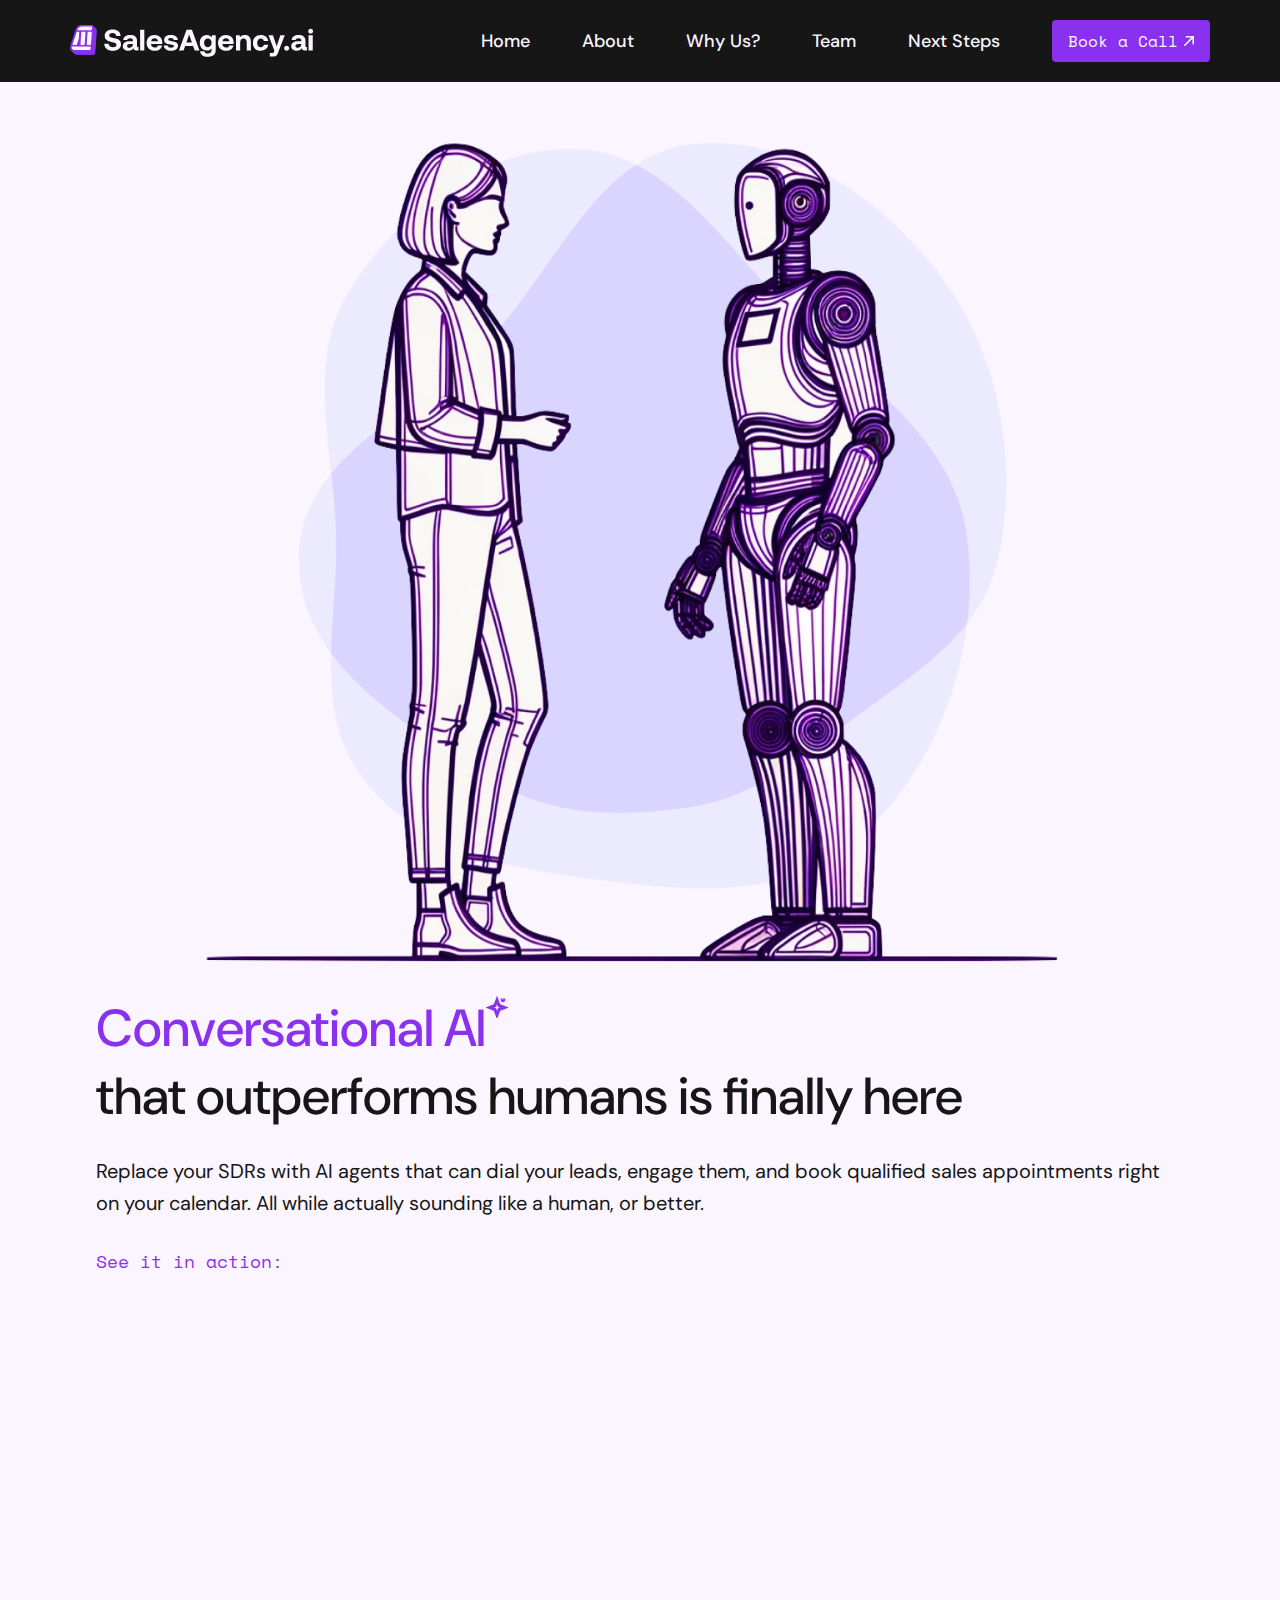
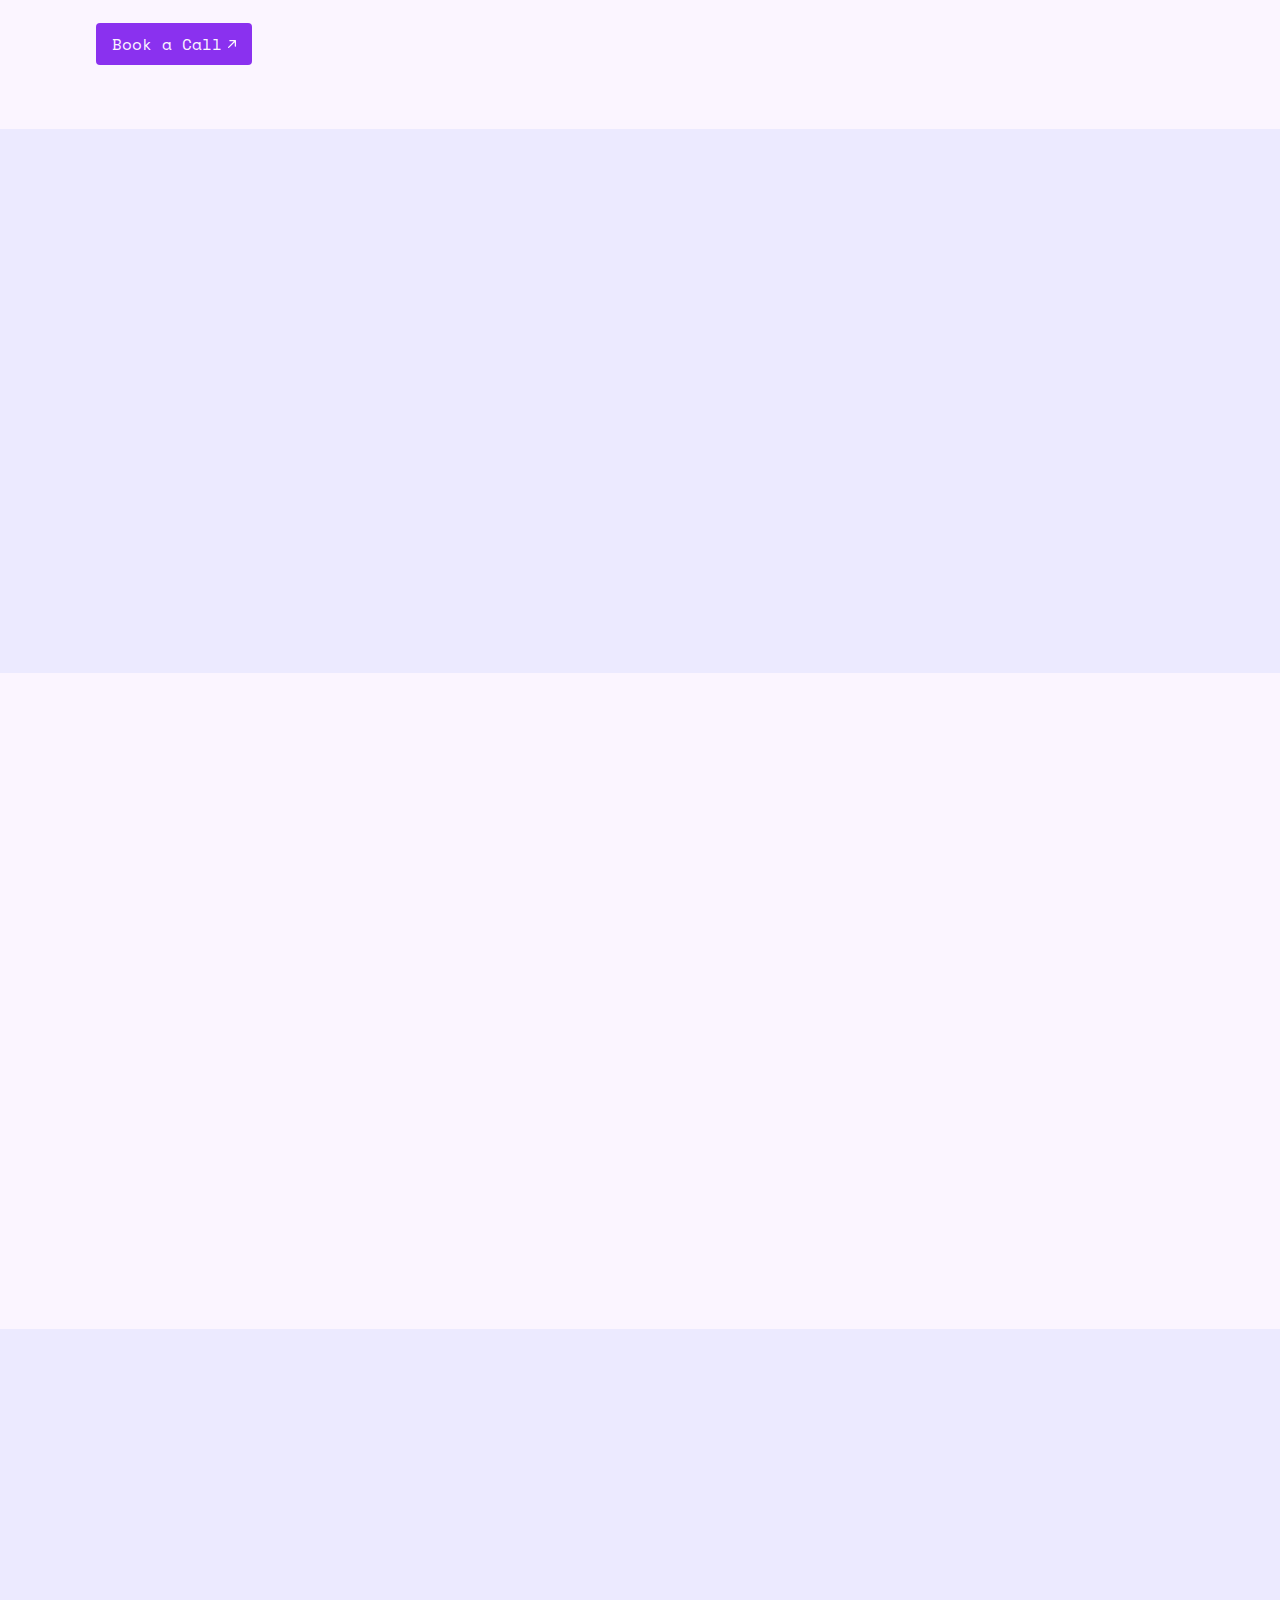
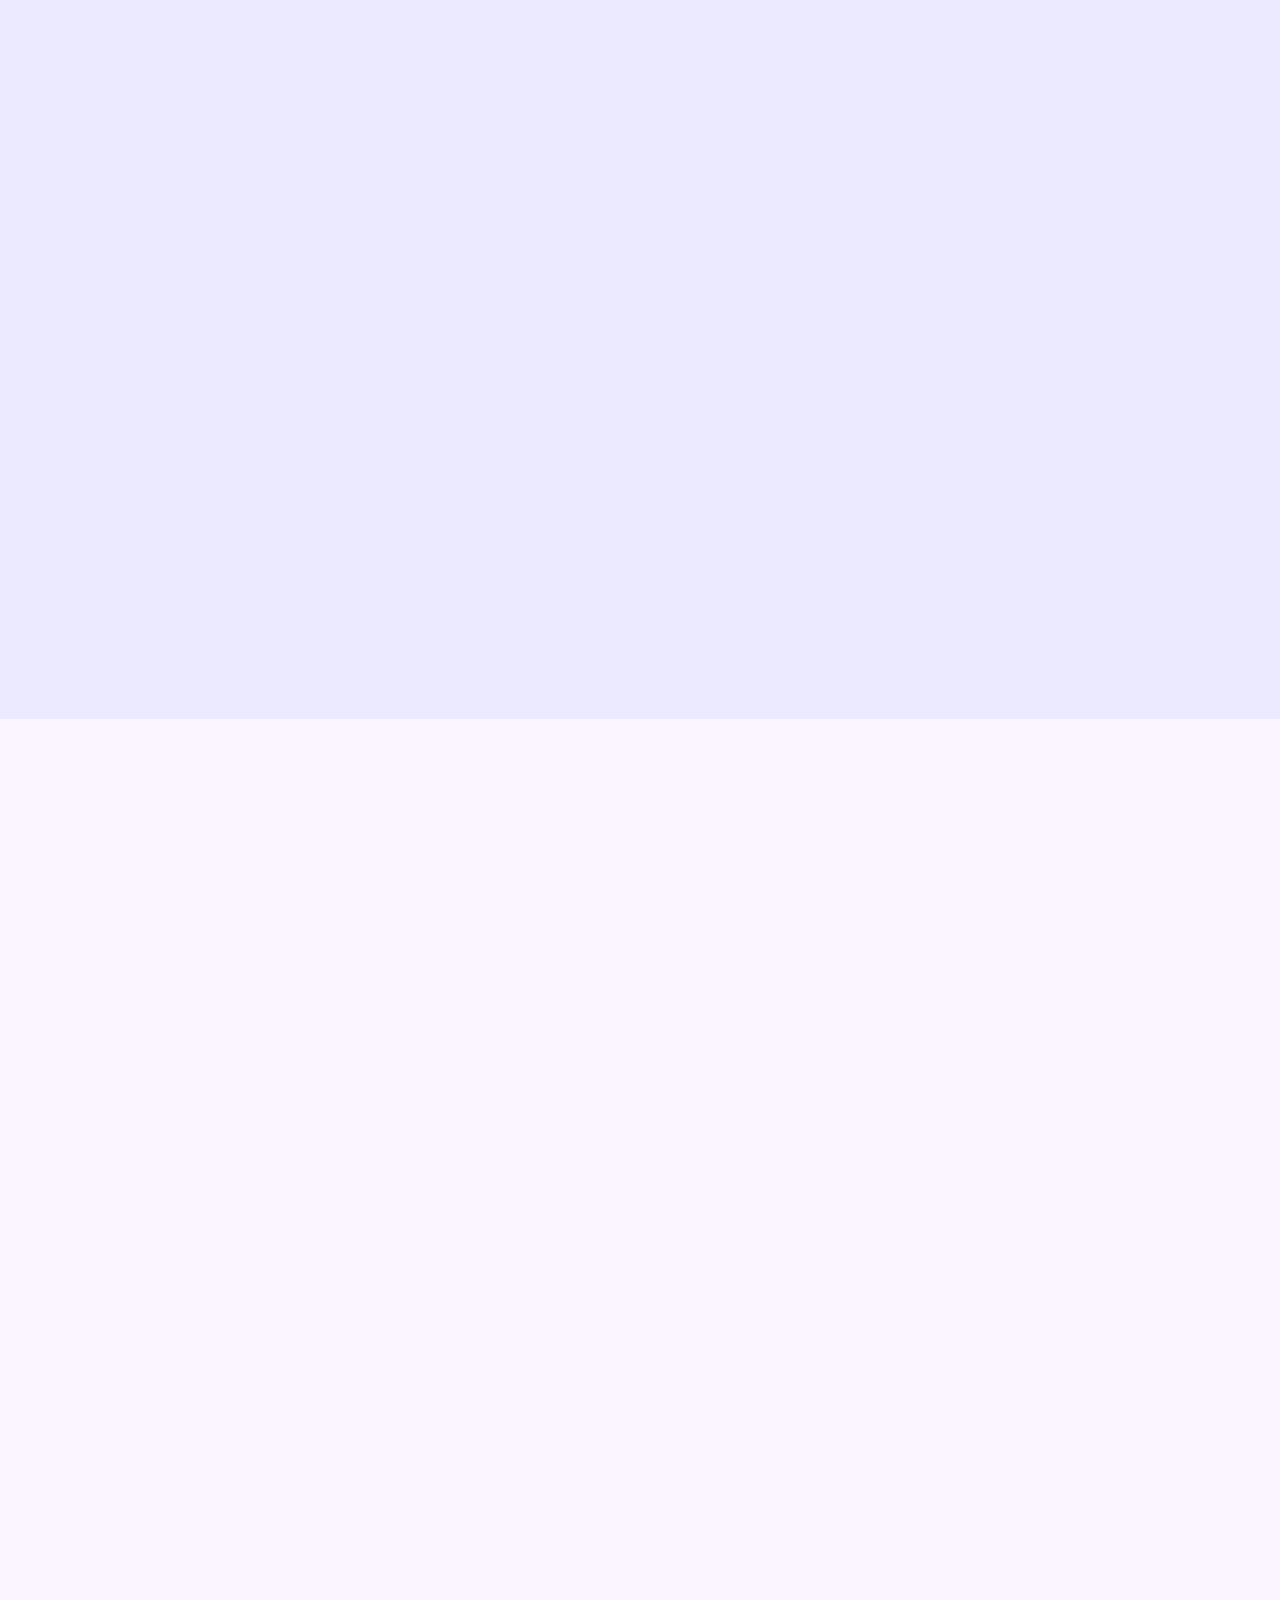
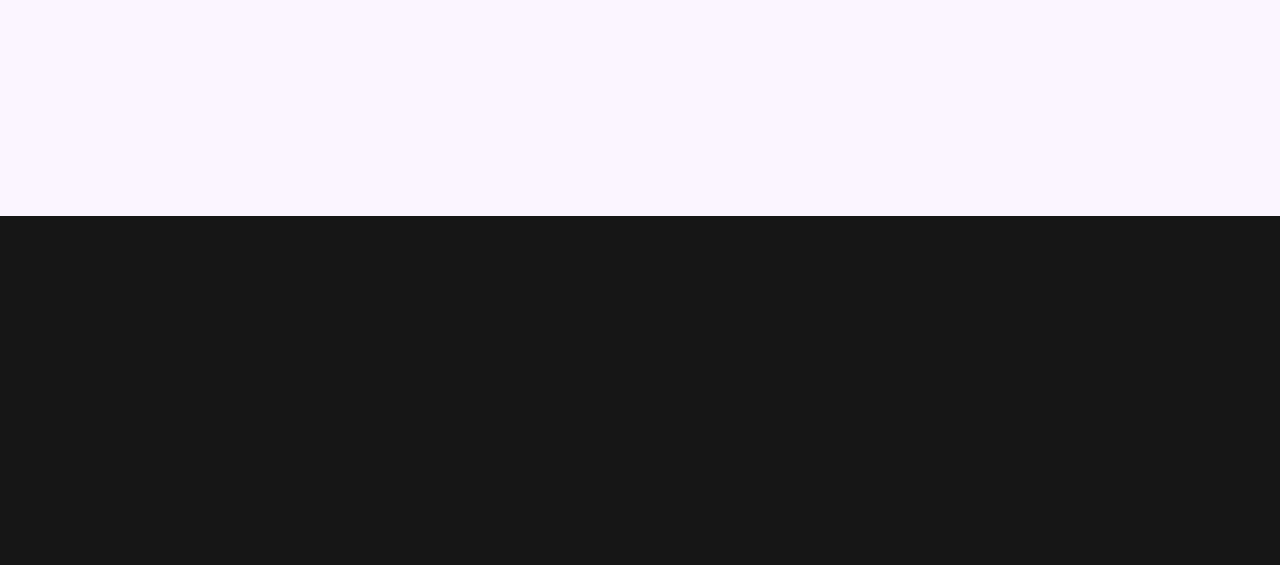
<file: index.html>
<!DOCTYPE html>
<html lang="en">
<head>
    <meta charset="UTF-8">
    <meta name="viewport" content="width=device-width, initial-scale=1.0">
    <title>SalesAgency.ai</title>
    <link rel="stylesheet" href="style.css"/>
    <link rel="icon" href="Favicon/favicon.ico" type="image/x-icon">

    <!-- Fonts -->

    <!-- DM Sans Regular -->
    <style>
        @import url('https://fonts.googleapis.com/css2?family=DM+Sans:opsz@9..40&display=swap');
    </style>

    <!-- DM Sans Medium -->
    <style>
        @import url('https://fonts.googleapis.com/css2?family=DM+Sans:opsz,wght@9..40,400;9..40,500&display=swap');
    </style>

    <!-- Open Mono regular -->
    <style>
        @import url('https://fonts.googleapis.com/css2?family=Space+Mono&display=swap');
    </style>


</head>

<body>
    <div class="nav-container">
        <div class="navbar section-tag">
            <div class="logo-section">
                <a href="#hero"><img src="Images/nav-logo.svg" class="logo" alt=""></a>
            </div>
            <div class="button-section">
                <a href="https://meet.salesagency.ai/calendar-booking" target="_blank" class="first-button button">
                    Book a Call
                    <img src="SVGs/ArrowUpRight.svg" alt="">
                </a>
            </div>
            <div class="nav-right">
                <img class="close" src="SVGs/XMark.svg" alt="">
                <a href="https://meet.salesagency.ai/calendar-booking" target="_blank" class="third-button button">
                    Book a Call
                    <img src="SVGs/ArrowUpRight.svg" alt="">
                </a>
                <a class="list" href="#hero">Home</a>
                <a class="list" href="#section-1">About</a>
                <a class="list" href="#section-2">Why Us?</a>
                <a class="list" href="#team-section">Team</a>
                <a class="list last-a" href="#section-3">Next Steps</a>
                <a href="https://meet.salesagency.ai/calendar-booking" target="_blank" class="second-button button">
                    Book a Call
                    <img src="SVGs/ArrowUpRight.svg" alt="">
                </a>
                <p class="bottom-nav">
                    5x your booked appointments with AI-powered sales reps
                    <img src="SVGs/Quotes.svg" alt="">
                </p>
            </div>
            <div class="mobile-nav">
                <img class="bar" src="SVGs/MenuIcon.svg" alt="">
            </div>
        </div>
    </div>

    <div class="container">
        <div id="hero" class="section-tag">
            <div class="hero-left">
                <img src="Images/Hero.png" alt="">
            </div>
            <div class="hero-right">
                <div class="text-section">
                    <h1><span>Conversational AI</span><img src="SVGs/Sparkle.svg" alt=""><br>
                    that outperforms humans is finally here</h1>
                    <p class="section-body">Replace your SDRs with AI agents that can dial your leads, engage them, and book 
                        qualified sales appointments right on your calendar. All while actually sounding 
                        like a human, or better.
                    </p>
                </div>
                <div class="hero-vid">
                    <p>See it in action:</p>
                    <iframe 
                        width="533"
                        height="300"
                        src="https://www.youtube.com/embed/7_M0mq5Eqew?si=bGhP8YZBpb-D8Bf7?rel=0&showinfo=0"
                        frameborder="0" 
                        allowfullscreen>
                    </iframe>
                    <div class="vid-button">
                        <a href="https://meet.salesagency.ai/calendar-booking" target="_blank" class="button">
                            Book a Call
                            <img src="SVGs/ArrowUpRight.svg" alt="">
                        </a>
                    </div>
                </div>
            </div>
        </div>
    </div>

    <div class="section-1-container">
        <div id="section-1" class="section-tag">
            <div class="left-section-1">
                <p class="section-start">The Sales Execution Platform</p>
                <h1>Say <span>“Goodbye”</span> to operational drag for good.</h1>
                <p class="section-body">No more <span>time</span>, <span>money</span>, and <span>headaches</span> spent managing 
                    volatile personnel. No more never-ending cycles of hiring, training, firing, and re-hiring. 
                    Scale your sales team at the press of a button.
                </p>
                <div class="first-button">
                    <a href="https://meet.salesagency.ai/calendar-booking" target="_blank" class="button">
                        Book a Call
                        <img src="SVGs/ArrowUpRight.svg" alt="">
                    </a>
                </div>
            </div>
            <div class="vid-section">
                <div class="second-video">
                    <iframe 
                    width="533"
                    height="300"
                    src="https://www.youtube.com/embed/ioYgU06z5Ik?si=LXFkTftIF9HTYV2j?rel=0&showinfo=0"
                    frameborder="0" 
                    allowfullscreen>
                    </iframe>
                </div>
                <div class="vid-button">
                    <a href="https://meet.salesagency.ai/calendar-booking" target="_blank" class="button">
                        Book a Call
                        <img src="SVGs/ArrowUpRight.svg" alt="">
                    </a>
                </div>
            </div>
            <div class="right-section-1">
                <iframe 
                width="533"
                height="300"
                src="https://www.youtube.com/embed/ioYgU06z5Ik?si=LXFkTftIF9HTYV2j?rel=0&showinfo=0"
                frameborder="0" 
                allowfullscreen>
            </iframe>
            </div>
        </div>
    </div>

    <div class="container">
        <div id="section-2" class="section-tag">
            <div class="left-section-2">
                <iframe 
                    width="533"
                    height="300"
                    src="https://www.youtube.com/embed/s8AVA7KpFTk?si=eMes_WVQDemAj7-H?rel=0&showinfo=0"
                    frameborder="0" 
                    allowfullscreen>
                </iframe>
            </div>    
            <div class="right-section-2">
                <p class="section-start">Why SalesAgency.ai?</p>
                <h1>
                    <span>More Qualified Appointments</span> on your calendar, less money spent to book them.
                </h1>
                <p class="section-body">Our AI agents can dial nonstop all day long; 
                    no lunch, phone, or bathroom breaks needed. <span>All at a lower CPA than your SDRs.</span>
                </p>
                <div class="first-button">
                    <a href="https://meet.salesagency.ai/calendar-booking" target="_blank" class="button">
                        Book a Call
                        <img src="SVGs/ArrowUpRight.svg" alt="">
                    </a>
                </div>
            </div>
            <div class="vid-section">
                <div class="second-video-2">
                    <iframe 
                        width="533"
                        height="300"
                        src="https://www.youtube.com/embed/s8AVA7KpFTk?si=eMes_WVQDemAj7-H?rel=0&showinfo=0"
                        frameborder="0" 
                        allowfullscreen>
                    </iframe>
                </div>    
                <div class="vid-button">
                    <a href="https://meet.salesagency.ai/calendar-booking" target="_blank" class="button">
                        Book a Call
                        <img src="SVGs/ArrowUpRight.svg" alt="">
                    </a>
                </div>
            </div>
        </div>
    </div>

    <div class="team-container">
        <div id="team-section" class="section-tag">
            <div class="intro-text">
                <p class="section-start">The Dream Team</p>
                <h1>Magic happens when <span>Sales and Tech</span> converge.</h1>
                <p class="section-body">Our founders have inadvertently spent their entire
                    professional careers preparing for the AI sales revolution, and now, they’re
                    right at the forefront.
                </p>
            </div>
            <div class="team-pics">
                <div class="team-member sap">
                    <img src="./Images/Mitch.png" alt="">
                    <div class="name-title">
                        <h3>Mitch Sapoff</h3>
                        <h4>CEO & Co-Founder</h4>
                    </div>
                    <p>Between 2016 and 2021, I led an AI and ML-focused software development agency 
                        and ranked in the top 1% on several 8-figure sales teams, training over 100 reps.
                    </p>
                </div>
                <div class="team-member dmytro">
                    <img src="./Images/Dmytro.png" alt="">
                    <div class="name-title">
                        <h3>Dmytro Kostynyuk</h3>
                        <h4>CTO & Co-Founder</h4>
                    </div>
                    <p>I managed finance & tech ops at J.P. Morgan and Charlie Health, was a Technical
                        PM at GBIC (tech venture studio), with experience in Al/ML and Data Science.
                    </p>
                </div>
            </div>
        </div>
    </div>

    <div class="container">
        <div id="section-3" class="section-tag">
            <div class="intro-text">
                <p class="section-start">What are the next steps?</p>
                <h1><span>Sit back and watch</span> the appointments pile up.</h1>
                <p class="section-body">Our implementation process is designed to be hands-off for you, 
                    while leaning on our core expertise.
                </p>
            </div>
            <div class="grid-section">
                <div class="desc-box">
                    <img src="SVGs/SalesTag.svg" alt="">
                    <h3>Sales Strategy</h3>
                    <p>We build you a custom agent that comes fully equipped with discovery, 
                        persistence, and objection handling mastery.</p>
                </div>
                <div class="desc-box">
                    <img src="SVGs/Robot.svg" alt="">
                    <h3>AI Engineering</h3>
                    <p>We develop an AI model for the agent that attentively follows our prompts 
                        and keeps the conversation on track without faltering.</p>
                </div>
                <div class="image-container">
                    <img class ="sit-back" src="Images/SitBack.png" alt="">
                </div>
                <div class="desc-box">
                    <img src="SVGs/Projector.svg" alt="">
                    <h3>Project Management & QA</h3>
                    <p>We continuously test and debug your agent, then launch and optimize based
                        on its performance in the field.</p>
                </div>
                <div class="desc-box">
                    <img src="SVGs/Gear.svg" alt="">
                    <h3>End-to-End Automation</h3>
                    <p>We leverage our tech stack to completely automate your entire SDR process, 
                        from booking appointments, to sending messages and everything in between.</p>
                </div>
            </div>
            <div class="second-image">
                <img class ="sit-back-2" src="Images/SitBack.png" alt="">
            </div>
            <div class="button-section">
                <a href="https://meet.salesagency.ai/calendar-booking" target="_blank" class="button">
                    Book a Call
                    <img src="SVGs/ArrowUpRight.svg" alt="">
                </a> 
            </div>
        </div>
    </div>

    <div class="footer-container">
        <div class="section-footer section-tag">
            <div class="footer">
                <div class="top-footer">
                    <div class="left-footer">
                        <div class="logo-section">
                            <a href="#hero"><img src="Images/nav-logo.svg" class="logo" alt=""></a>
                        </div>
                        <p class="left-footer-text">5x your booked appointments with AI-powered sales reps</p>
                        <div class="socials-list">
                            <a href="https://www.youtube.com/channel/UCiLxW1ww9XgGhYUwEC4ZgKA" target="_blank"><img src="Images/YouTube Logo.png" alt=""></a>
                            <a href="https://instagram.com/salesagencyceo" target="_blank"><img src="Images/IG Logo.png" alt=""></a>
                            <a href="https://tiktok.com/@salesagencyceo" target="_blank"><img src="Images/Tik Tok Logo.png" alt=""></a>
                            <a href="https://www.facebook.com/mitch.sapoff.3/" target="_blank"><img src="Images/FB Logo.png" alt=""></a>
                            <a href="https://x.com/salesagencyceo" target="_blank"><img src="Images/X Logo.png" alt=""></a>
                            <a href="https://www.linkedin.com/in/mitchell-sapoff?utm_source=share&utm_campaign=share_via&utm_content=profile&utm_medium=ios_app" target="_blank"><img src="Images/Linkedin Logo.png" alt=""></a>
                        </div>
                    </div>
                    <div class="right-footer">
                        <p class="title">Contact</p>
                        <p><a href="mailto:mitch@salesagency.ai">mitch@salesagency.ai</a></p>
                        <p><a href="tel:+13474042926">(347) 404-2926</a></p>
                    </div>
                </div>
                <div class="bottom-footer">
                    <p>&copy; 2023 SalesAgency.ai. All rights reserved.</p>
                    <div class="legal">
                        <a href="https://www.salesagency.ai/terms" target="_blank">Terms & Conditions</a> |
                        <a href="https://www.salesagency.ai/privacy" target="_blank">Privacy Policy</a>
                    </div>
                </div>
            </div>
        </div>
    </div>

    <script type="module" src="main.js"></script>

</body>


</html>
</file>
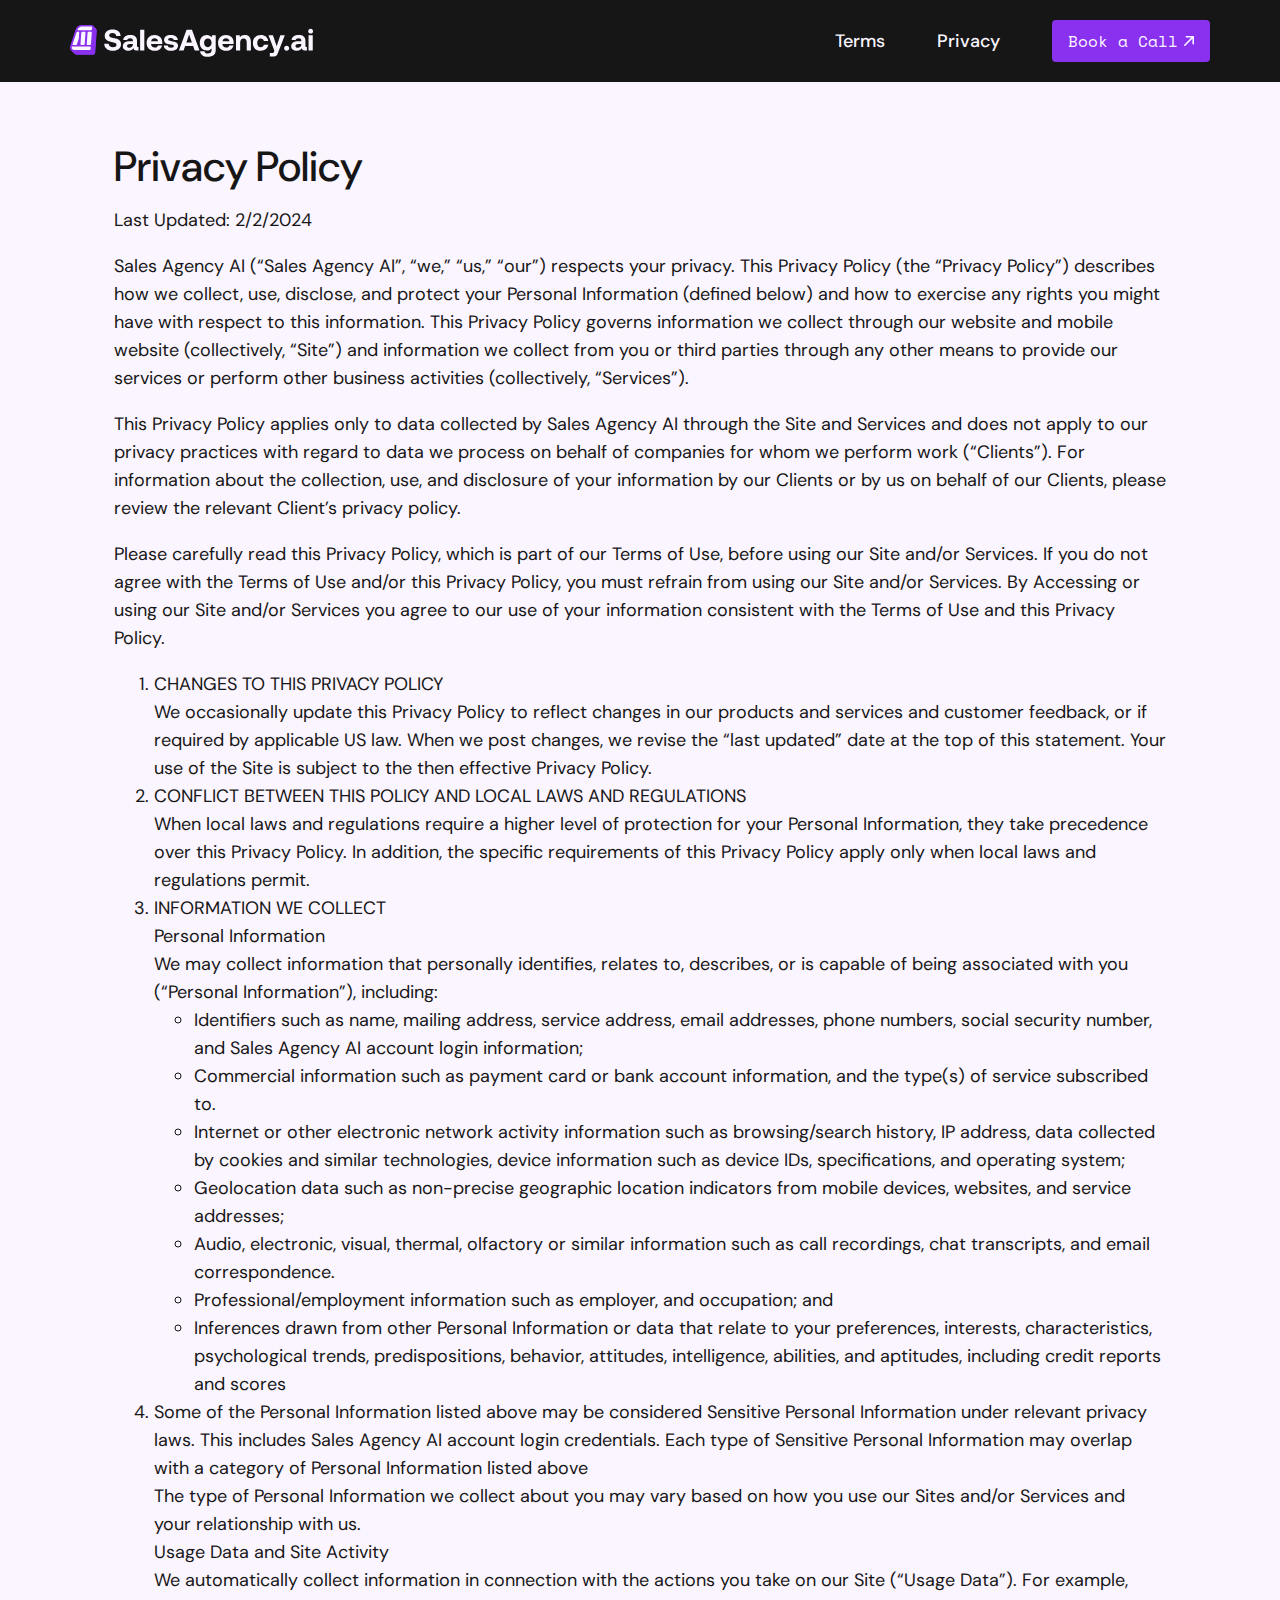
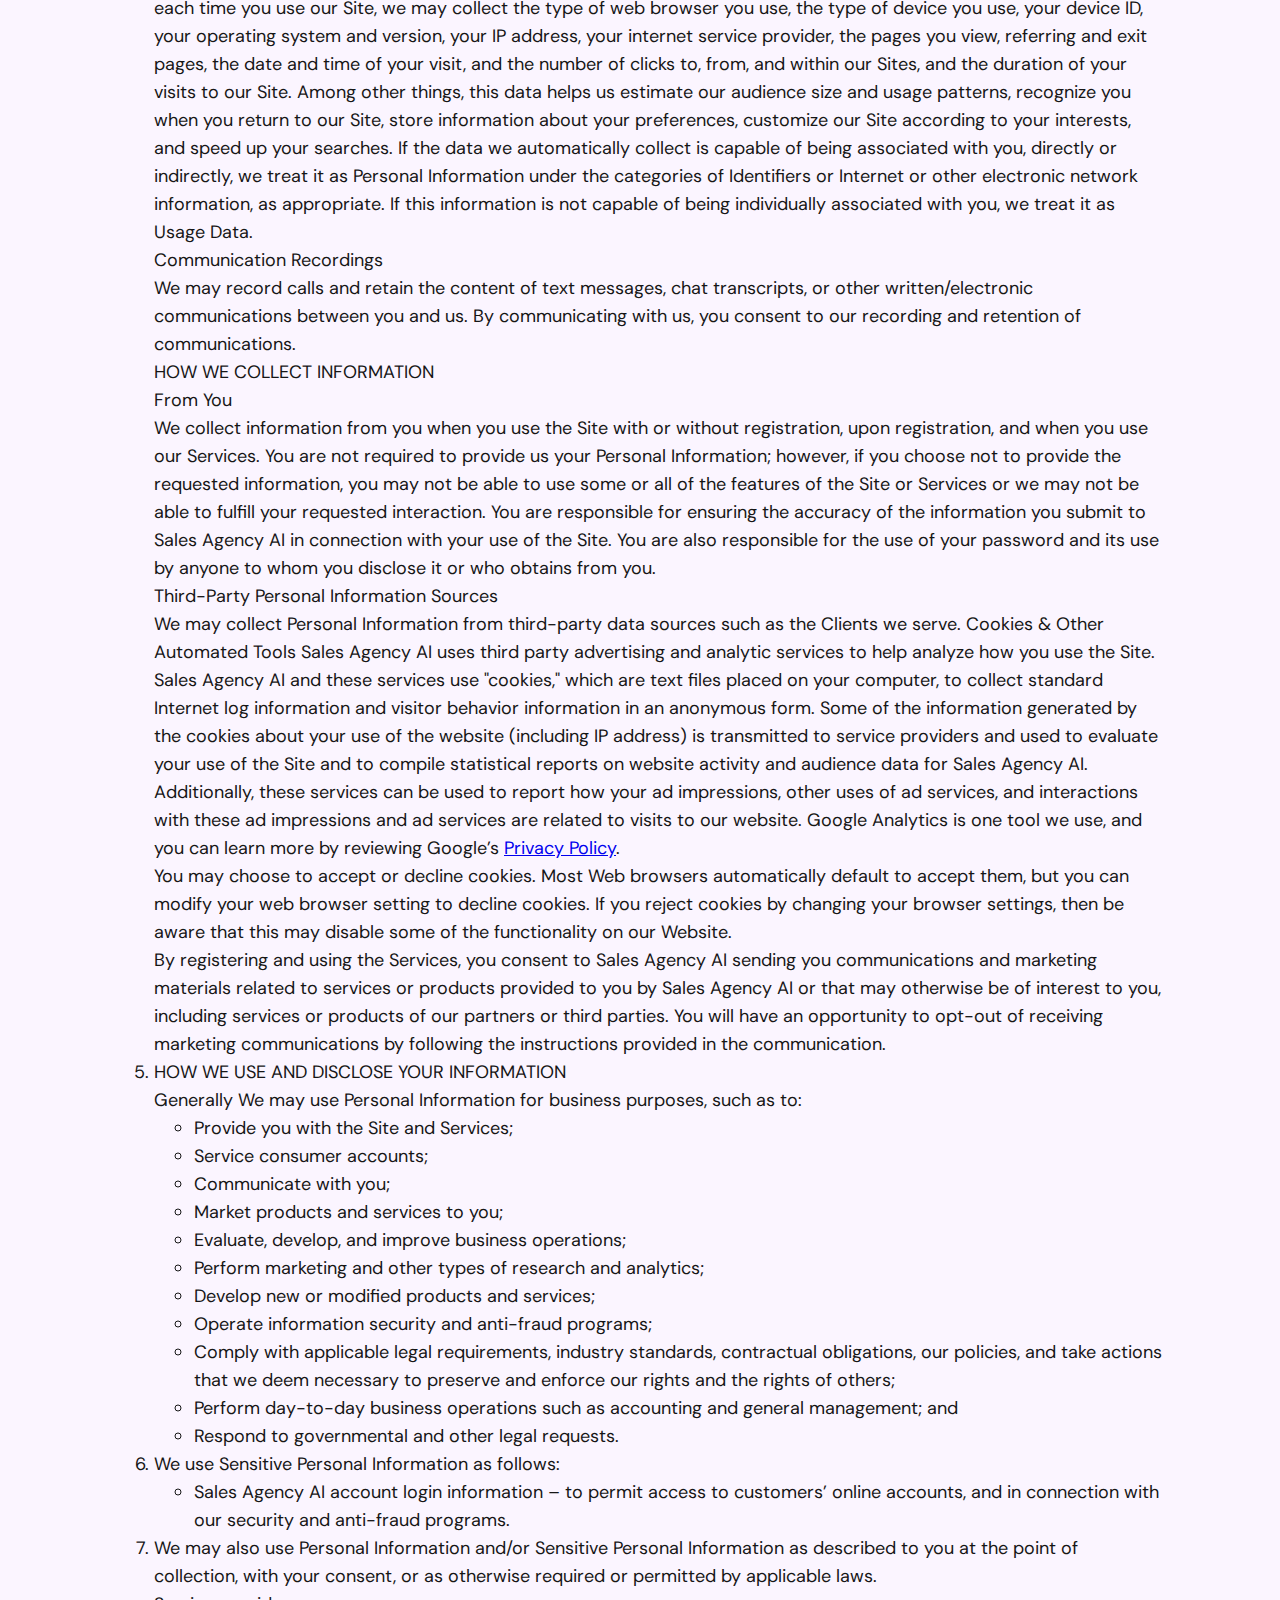
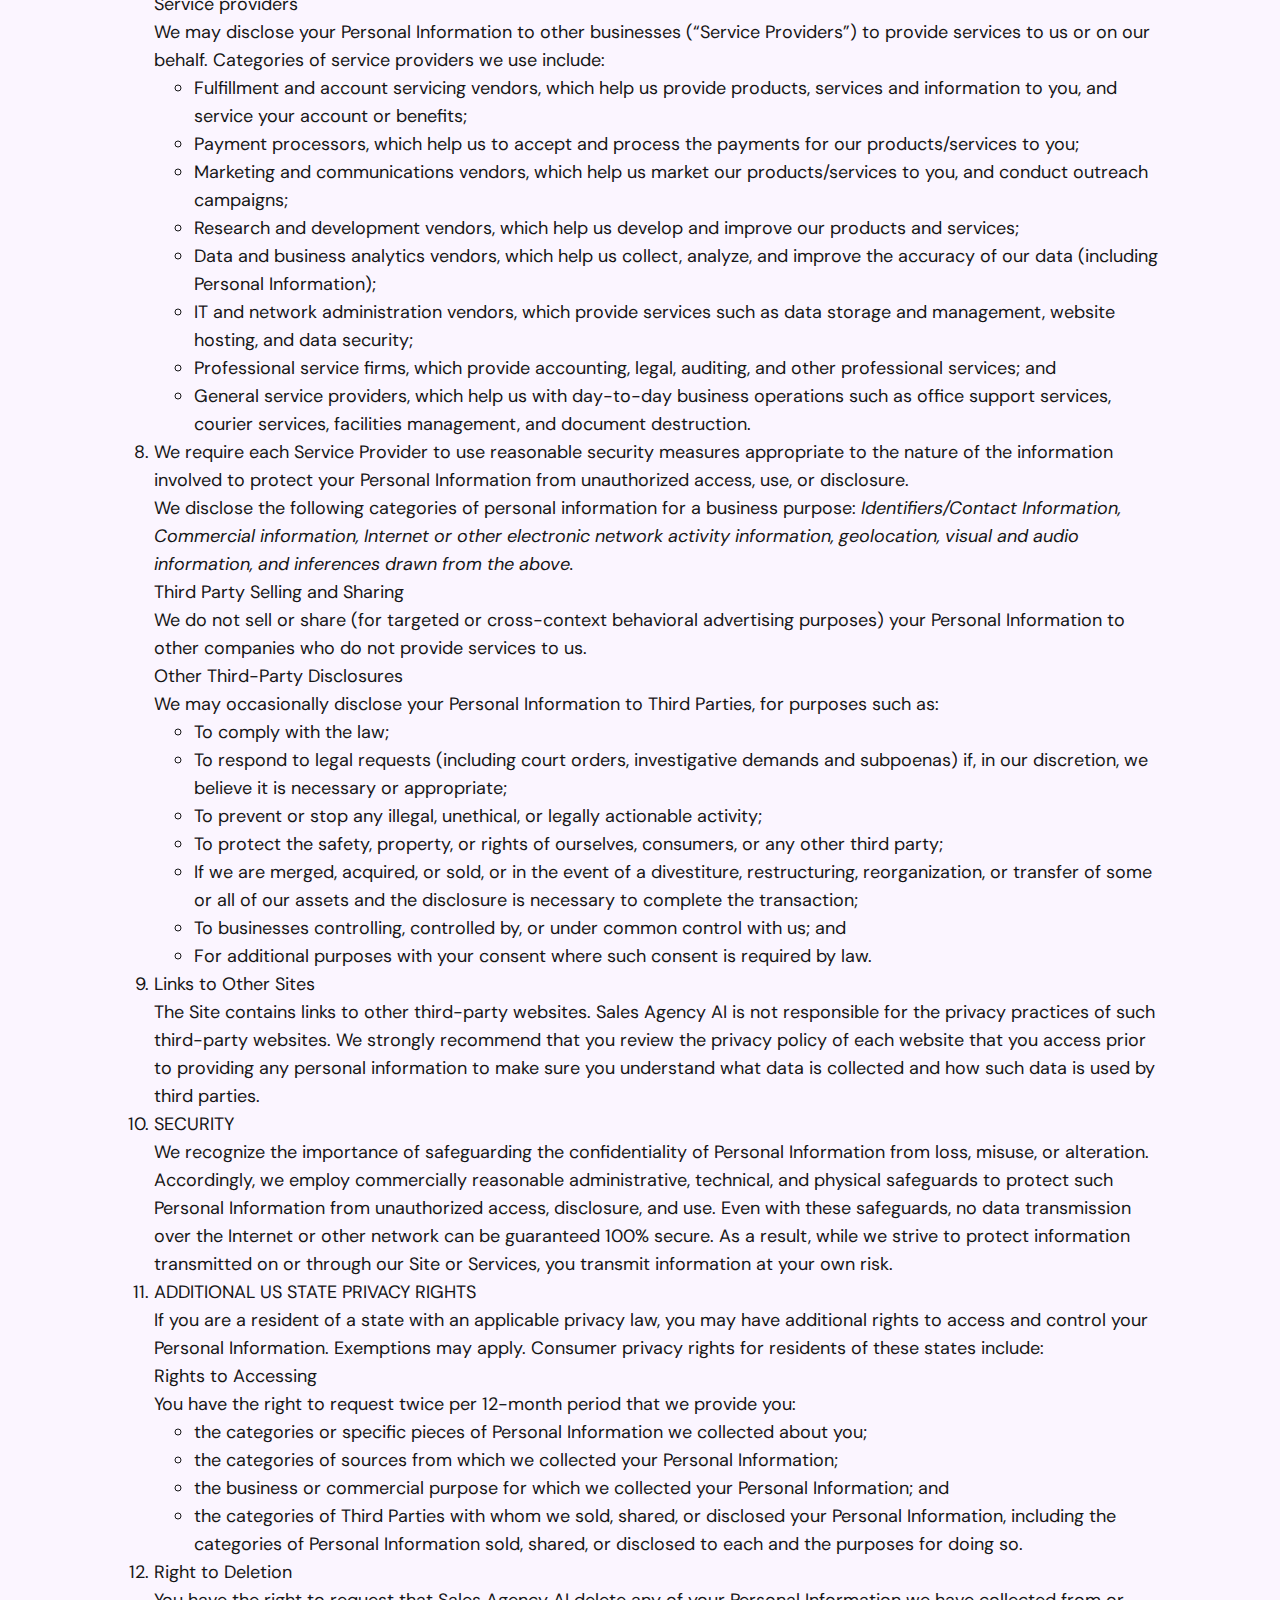
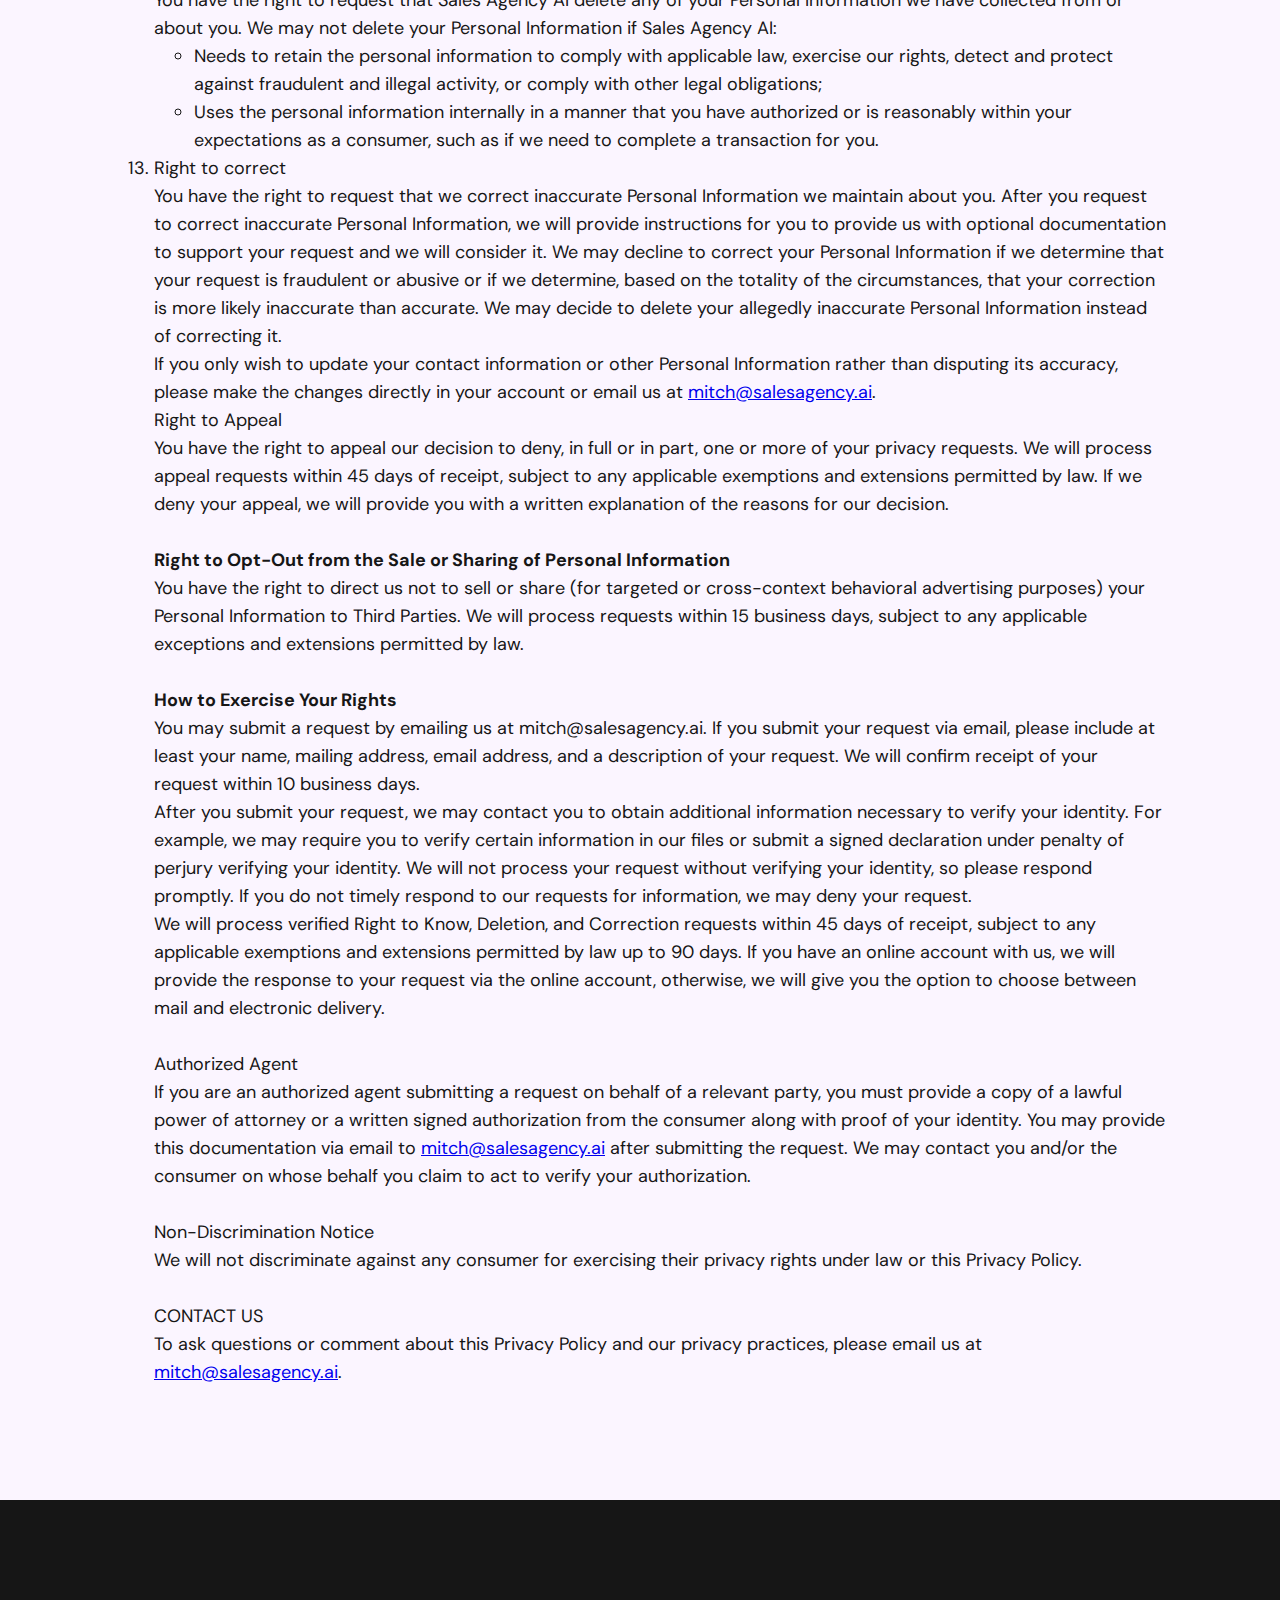
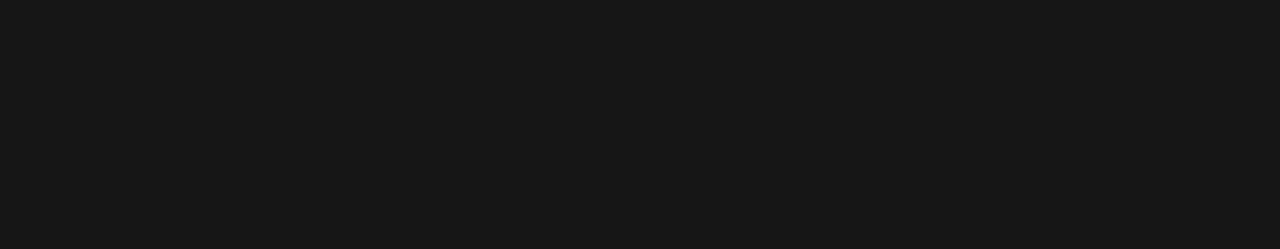
<file: privacy.html>
<!DOCTYPE html>
<html lang="en">
<head>
    <meta charset="UTF-8">
    <meta name="viewport" content="width=device-width, initial-scale=1.0">
    <title>Privacy Policy</title>
    <link rel="stylesheet" href="style.css"/>
    <link rel="icon" href="Favicon/favicon.ico" type="image/x-icon">

    <!-- Fonts -->

    <!-- DM Sans Regular -->
    <style>
        @import url('https://fonts.googleapis.com/css2?family=DM+Sans:opsz@9..40&display=swap');
    </style>

    <!-- DM Sans Medium -->
    <style>
        @import url('https://fonts.googleapis.com/css2?family=DM+Sans:opsz,wght@9..40,400;9..40,500&display=swap');
    </style>

    <!-- Open Mono regular -->
    <style>
        @import url('https://fonts.googleapis.com/css2?family=Space+Mono&display=swap');
    </style>


</head>

<body>
    <div class="nav-container">
        <div class="navbar section-tag">
            <div class="logo-section">
                <a href="index.html"><img src="Images/nav-logo.svg" class="logo" alt=""></a>
            </div>
            <div class="button-section">
                <a href="https://meet.salesagency.ai/calendar-booking" target="_blank" class="first-button button">
                    Book a Call
                    <img src="SVGs/ArrowUpRight.svg" alt="">
                </a>
            </div>
            <div class="nav-right">
                <img class="close" src="SVGs/XMark.svg" alt="">
                <a href="https://meet.salesagency.ai/calendar-booking" target="_blank" class="third-button button">
                    Book a Call
                    <img src="SVGs/ArrowUpRight.svg" alt="">
                </a>
                <a class="list" href="https://www.salesagency.ai/terms">Terms</a>
                <a class="list" href="#policy">Privacy</a>
                <a href="https://meet.salesagency.ai/calendar-booking" target="_blank" class="second-button button">
                    Book a Call
                    <img src="SVGs/ArrowUpRight.svg" alt="">
                </a>
                <p class="bottom-nav">
                    5x your booked appointments with AI-powered sales reps
                    <img src="SVGs/Quotes.svg" alt="">
                </p>
            </div>
            <div class="mobile-nav">
                <img class="bar" src="SVGs/MenuIcon.svg" alt="">
            </div>
        </div>
    </div>

    <div class="container">
        <div id="policy" class="section-tag">
            <h1>Privacy Policy</h1>
            <p>
                Last Updated: 2/2/2024
            </p>
            <p>
                Sales Agency AI (“Sales Agency AI”, “we,” “us,” “our”) respects your privacy. This Privacy Policy (the “Privacy Policy”) describes how we collect, use, disclose, and 
                protect your Personal Information (defined below) and how to exercise any rights you might have with respect to this information. This Privacy Policy governs information 
                we collect through our website and mobile website (collectively, “Site”) and information we collect from you or third parties through any other means to provide our 
                services or perform other business activities (collectively, “Services”).
            </p>
            <p>
                This Privacy Policy applies only to data collected by Sales Agency AI through the Site and Services and does not apply to our privacy practices with regard to data we 
                process on behalf of companies for whom we perform work (“Clients”). For information about the collection, use, and disclosure of your information by our Clients or by 
                us on behalf of our Clients, please review the relevant Client’s privacy policy.
            </p>
            <p>
                Please carefully read this Privacy Policy, which is part of our Terms of Use, before using our Site and/or Services. If you do not agree with the Terms of Use and/or this 
                Privacy Policy, you must refrain from using our Site and/or Services. By Accessing or using our Site and/or Services you agree to our use of your information consistent 
                with the Terms of Use and this Privacy Policy.
            </p>
            <p>
                <ol>
                    <li>
                        CHANGES TO THIS PRIVACY POLICY
                        <br>
                        We occasionally update this Privacy Policy to reflect changes in our products and services and customer feedback, or if required by applicable US law. When we 
                        post changes, we revise the “last updated” date at the top of this statement. Your use of the Site is subject to the then effective Privacy Policy.
                    </li>
                    <li>
                        CONFLICT BETWEEN THIS POLICY AND LOCAL LAWS AND REGULATIONS
                        <br>
                        When local laws and regulations require a higher level of protection for your Personal Information, they take precedence over this Privacy Policy. In addition, 
                        the specific requirements of this Privacy Policy apply only when local laws and regulations permit.
                    </li>
                    <li>
                        INFORMATION WE COLLECT
                        <br>
                        Personal Information
                        <br>
                        We may collect information that personally identifies, relates to, describes, or is capable of being associated with you (“Personal Information”), including:
                        <ul>
                            <li>
                                Identifiers such as name, mailing address, service address, email addresses, phone numbers, social security number, and Sales Agency AI account login 
                                information;
                            </li>
                            <li>
                                Commercial information such as payment card or bank account information, and the type(s) of service subscribed to.
                            </li>
                            <li>
                                Internet or other electronic network activity information such as browsing/search history, IP address, data collected by cookies and similar technologies, 
                                device information such as device IDs, specifications, and operating system;
                            </li>
                            <li>
                                Geolocation data such as non-precise geographic location indicators from mobile devices, websites, and service addresses;
                            </li>
                            <li>
                                Audio, electronic, visual, thermal, olfactory or similar information such as call recordings, chat transcripts, and email correspondence.
                            </li>
                            <li>
                                Professional/employment information such as employer, and occupation; and
                            </li>
                            <li>
                                Inferences drawn from other Personal Information or data that relate to your preferences, interests, characteristics, psychological trends, predispositions, 
                                behavior, attitudes, intelligence, abilities, and aptitudes, including credit reports and scores
                            </li>
                        </ul>
                    </li>
                    <li>
                        Some of the Personal Information listed above may be considered Sensitive Personal Information under relevant privacy laws. This includes Sales Agency AI account login 
                        credentials. Each type of Sensitive Personal Information may overlap with a category of Personal Information listed above
                        <br>
                        The type of Personal Information we collect about you may vary based on how you use our Sites and/or Services and your relationship with us.
                        <br>
                        Usage Data and Site Activity
                        <br>
                        We automatically collect information in connection with the actions you take on our Site (“Usage Data”). For example, each time you use our Site, we may collect the type 
                        of web browser you use, the type of device you use, your device ID, your operating system and version, your IP address, your internet service provider, the pages you view, 
                        referring and exit pages, the date and time of your visit, and the number of clicks to, from, and within our Sites, and the duration of your visits to our Site. Among other 
                        things, this data helps us estimate our audience size and usage patterns, recognize you when you return to our Site, store information about your preferences, customize 
                        our Site according to your interests, and speed up your searches. If the data we automatically collect is capable of being associated with you, directly or indirectly, 
                        we treat it as Personal Information under the categories of Identifiers or Internet or other electronic network information, as appropriate. If this information is not 
                        capable of being individually associated with you, we treat it as Usage Data.
                        <br>
                        Communication Recordings
                        <br>
                        We may record calls and retain the content of text messages, chat transcripts, or other written/electronic communications between you and us. By communicating with us, 
                        you consent to our recording and retention of communications.
                        <br>
                        HOW WE COLLECT INFORMATION 
                        <br>
                        From You
                        <br>
                        We collect information from you when you use the Site with or without registration, upon registration, and when you use our Services. You are not required to provide us your 
                        Personal Information; however, if you choose not to provide the requested information, you may not be able to use some or all of the features of the Site or Services or we 
                        may not be able to fulfill your requested interaction. You are responsible for ensuring the accuracy of the information you submit to Sales Agency AI in connection with your 
                        use of the Site. You are also responsible for the use of your password and its use by anyone to whom you disclose it or who obtains from you.
                        <br>
                        Third-Party Personal Information Sources
                        <br>
                        We may collect Personal Information from third-party data sources such as the Clients we serve. Cookies & Other Automated Tools Sales Agency AI uses third party advertising 
                        and analytic services to help analyze how you use the Site. Sales Agency AI and these services use "cookies," which are text files placed on your computer, to collect standard 
                        Internet log information and visitor behavior information in an anonymous form. Some of the information generated by the cookies about your use of the website (including IP 
                        address) is transmitted to service providers and used to evaluate your use of the Site and to compile statistical reports on website activity and audience data for Sales Agency 
                        AI. Additionally, these services can be used to report how your ad impressions, other uses of ad services, and interactions with these ad impressions and ad services are related 
                        to visits to our website. Google Analytics is one tool we use, and you can learn more by reviewing Google’s <a href="https://policies.google.com/privacy?hl=en-US" target="_blank">Privacy Policy</a>.
                        <br>
                        You may choose to accept or decline cookies. Most Web browsers automatically default to accept them, but you can modify your web browser setting to decline cookies. If you reject 
                        cookies by changing your browser settings, then be aware that this may disable some of the functionality on our Website.
                        <br>
                        By registering and using the Services, you consent to Sales Agency AI sending you communications and marketing materials related to services or products provided to you by Sales Agency 
                        AI or that may otherwise be of interest to you, including services or products of our partners or third parties. You will have an opportunity to opt-out of receiving marketing 
                        communications by following the instructions provided in the communication.
                    </li>
                    <li>
                        HOW WE USE AND DISCLOSE YOUR INFORMATION
                        <br>
                        Generally
                        We may use Personal Information for business purposes, such as to:
                        <ul>
                            <li>
                                Provide you with the Site and Services;
                            </li>
                            <li>
                                Service consumer accounts;
                            </li>
                            <li>
                                Communicate with you;
                            </li>
                            <li>
                                Market products and services to you;
                            </li>
                            <li>
                                Evaluate, develop, and improve business operations;
                            </li>
                            <li>
                                Perform marketing and other types of research and analytics;
                            </li>
                            <li>
                                Develop new or modified products and services;
                            </li>
                            <li>
                                Operate information security and anti-fraud programs;
                            </li>
                            <li>
                                Comply with applicable legal requirements, industry standards, contractual obligations, our policies, and take actions that we deem necessary to preserve and enforce our rights 
                                and the rights of others;
                            </li>
                            <li>
                                Perform day-to-day business operations such as accounting and general management; and
                            </li>
                            <li>
                                Respond to governmental and other legal requests.
                            </li>
                        </ul>
                        <li>
                            We use Sensitive Personal Information as follows:
                            <ul>
                                <li>
                                    Sales Agency AI account login information – to permit access to customers’ online accounts, and in connection with our security and anti-fraud programs.
                                </li>
                            </ul>
                        </li>
                        <li>
                            We may also use Personal Information and/or Sensitive Personal Information as described to you at the point of collection, with your consent, or as otherwise required or permitted by 
                            applicable laws.
                            <br>
                            Service providers
                            <br>
                            We may disclose your Personal Information to other businesses (“Service Providers”) to provide services to us or on our behalf. Categories of service providers we use include:
                            <ul>
                                <li>
                                    Fulfillment and account servicing vendors, which help us provide products, services and information to you, and service your account or benefits;
                                </li>
                                <li>
                                    Payment processors, which help us to accept and process the payments for our products/services to you;
                                </li>
                                <li>
                                    Marketing and communications vendors, which help us market our products/services to you, and conduct outreach campaigns;
                                </li>
                                <li>
                                    Research and development vendors, which help us develop and improve our products and services;
                                </li>
                                <li>
                                    Data and business analytics vendors, which help us collect, analyze, and improve the accuracy of our data (including Personal Information);
                                </li>
                                <li>
                                    IT and network administration vendors, which provide services such as data storage and management, website hosting, and data security;
                                </li>
                                <li>
                                    Professional service firms, which provide accounting, legal, auditing, and other professional services; and
                                </li>
                                <li>
                                    General service providers, which help us with day-to-day business operations such as office support services, courier services, facilities management, and document destruction.
                                </li>
                            </ul>
                        </li>
                        <li>
                            We require each Service Provider to use reasonable security measures appropriate to the nature of the information involved to protect your Personal Information from unauthorized access, 
                            use, or disclosure.
                            <br>
                            We disclose the following categories of personal information for a business purpose: 
                            <i>
                                Identifiers/Contact Information, Commercial information, Internet or other electronic network activity 
                                information, geolocation, visual and audio information, and inferences drawn from the above.
                            </i>
                            <br>
                            Third Party Selling and Sharing
                            <br>
                            We do not sell or share (for targeted or cross-context behavioral advertising purposes) your Personal Information to other companies who do not provide services to us.
                            <br>
                            Other Third-Party Disclosures
                            <br>
                            We may occasionally disclose your Personal Information to Third Parties, for purposes such as:
                            <ul>
                                <li>
                                    To comply with the law;
                                </li>
                                <li>
                                    To respond to legal requests (including court orders, investigative demands and subpoenas) if, in our discretion, we believe it is necessary or appropriate;
                                </li>
                                <li>
                                    To prevent or stop any illegal, unethical, or legally actionable activity;
                                </li>
                                <li>
                                    To protect the safety, property, or rights of ourselves, consumers, or any other third party;
                                </li>
                                <li>
                                    If we are merged, acquired, or sold, or in the event of a divestiture, restructuring, reorganization, or transfer of some or all of our assets and the disclosure is necessary to 
                                    complete the transaction;
                                </li>
                                <li>
                                    To businesses controlling, controlled by, or under common control with us; and
                                </li>
                                <li>
                                    For additional purposes with your consent where such consent is required by law.
                                </li>
                            </ul>
                        </li>
                    </li>
                    <li>
                        Links to Other Sites
                        <br>
                        The Site contains links to other third-party websites. Sales Agency AI is not responsible for the privacy practices of such third-party websites. We strongly recommend that you review 
                        the privacy policy of each website that you access prior to providing any personal information to make sure you understand what data is collected and how such data is used by third parties.
                    </li>
                    <li>
                        SECURITY
                        <br>
                        We recognize the importance of safeguarding the confidentiality of Personal Information from loss, misuse, or alteration. Accordingly, we employ commercially reasonable administrative, technical, 
                        and physical safeguards to protect such Personal Information from unauthorized access, disclosure, and use. Even with these safeguards, no data transmission over the Internet or other network can 
                        be guaranteed 100% secure. As a result, while we strive to protect information transmitted on or through our Site or Services, you transmit information at your own risk.
                    </li>
                    <li>
                        ADDITIONAL US STATE PRIVACY RIGHTS
                        <br>
                        If you are a resident of a state with an applicable privacy law, you may have additional rights to access and control your Personal Information. Exemptions may apply. Consumer privacy rights for 
                        residents of these states include:
                        <br>
                        Rights to Accessing
                        <br>
                        You have the right to request twice per 12-month period that we provide you:
                        <ul>
                            <li>
                                the categories or specific pieces of Personal Information we collected about you;
                            </li>
                            <li>
                                the categories of sources from which we collected your Personal Information;
                            </li>
                            <li>
                                the business or commercial purpose for which we collected your Personal Information; and
                            </li>
                            <li>
                                the categories of Third Parties with whom we sold, shared, or disclosed your Personal Information, including the categories of Personal Information sold, shared, or disclosed to each and the 
                                purposes for doing so.
                            </li>
                        </ul>
                    </li>
                    <li>
                        Right to Deletion
                        <br>
                        You have the right to request that Sales Agency AI delete any of your Personal Information we have collected from or about you. We may not delete your Personal Information if Sales Agency AI:
                        <ul>
                            <li>
                                Needs to retain the personal information to comply with applicable law, exercise our rights, detect and protect against fraudulent and illegal activity, or comply with other legal obligations;
                            </li>
                            <li>
                                Uses the personal information internally in a manner that you have authorized or is reasonably within your expectations as a consumer, such as if we need to complete a transaction for you.
                            </li>
                        </ul>
                    </li>
                    <li>
                        Right to correct
                        <br>
                        You have the right to request that we correct inaccurate Personal Information we maintain about you. After you request to correct inaccurate Personal Information, we will provide instructions for you 
                        to provide us with optional documentation to support your request and we will consider it. We may decline to correct your Personal Information if we determine that your request is fraudulent or abusive 
                        or if we determine, based on the totality of the circumstances, that your correction is more likely inaccurate than accurate. We may decide to delete your allegedly inaccurate Personal Information instead 
                        of correcting it.
                        <br>
                        If you only wish to update your contact information or other Personal Information rather than disputing its accuracy, please make the changes directly in your account or email us at 
                        <a href="mailto:mitch@salesagency.ai">mitch@salesagency.ai</a>.
                        <br>
                        Right to Appeal
                        <br>
                        You have the right to appeal our decision to deny, in full or in part, one or more of your privacy requests. We will process appeal requests within 45 days of receipt, subject to any applicable exemptions 
                        and extensions permitted by law. If we deny your appeal, we will provide you with a written explanation of the reasons for our decision.
                        <br>
                        <br>
                        <b>Right to Opt-Out from the Sale or Sharing of Personal Information</b>
                        <br>
                        You have the right to direct us not to sell or share (for targeted or cross-context behavioral advertising purposes) your Personal Information to Third Parties. We will process requests within 15 business 
                        days, subject to any applicable exceptions and extensions permitted by law.
                        <br>
                        <br>
                        <b>How to Exercise Your Rights</b>
                        <br>
                        You may submit a request by emailing us at mitch@salesagency.ai. If you submit your request via email, please include at least your name, mailing address, email address, and a description of your request. 
                        We will confirm receipt of your request within 10 business days.
                        <br>
                        After you submit your request, we may contact you to obtain additional information necessary to verify your identity. For example, we may require you to verify certain information in our files or submit a 
                        signed declaration under penalty of perjury verifying your identity. We will not process your request without verifying your identity, so please respond promptly. If you do not timely respond to our requests 
                        for information, we may deny your request.
                        <br>
                        We will process verified Right to Know, Deletion, and Correction requests within 45 days of receipt, subject to any applicable exemptions and extensions permitted by law up to 90 days. If you have an online 
                        account with us, we will provide the response to your request via the online account, otherwise, we will give you the option to choose between mail and electronic delivery.
                        <br>
                        <br>
                        Authorized Agent
                        <br>
                        If you are an authorized agent submitting a request on behalf of a relevant party, you must provide a copy of a lawful power of attorney or a written signed authorization from the consumer along with proof of 
                        your identity. You may provide this documentation via email to <a href="mailto:mitch@salesagency.ai">mitch@salesagency.ai</a> 
                        after submitting the request. We may contact you and/or the consumer on whose behalf you claim to act to verify your authorization.
                        <br>
                        <br>
                        Non-Discrimination Notice
                        <br>
                        We will not discriminate against any consumer for exercising their privacy rights under law or this Privacy Policy.
                        <br>
                        <br>
                        CONTACT US
                        <br>
                        To ask questions or comment about this Privacy Policy and our privacy practices, please email us at 
                        <a href="mailto:mitch@salesagency.ai">mitch@salesagency.ai</a>.
                    </li>
                </ol>
            </p>
        </div>
    </div>

    <div class="footer-container">
        <div class="section-footer section-tag">
            <div class="footer">
                <div class="top-footer">
                    <div class="left-footer">
                        <div class="logo-section">
                            <a href="index.html"><img src="Images/nav-logo.svg" class="logo" alt=""></a>
                        </div>
                        <p class="left-footer-text">5x your booked appointments with AI-powered sales reps</p>
                        <div class="socials-list">
                            <a href="https://www.youtube.com/channel/UCiLxW1ww9XgGhYUwEC4ZgKA" target="_blank"><img src="Images/YouTube Logo.png" alt=""></a>
                            <a href="https://instagram.com/salesagencyceo" target="_blank"><img src="Images/IG Logo.png" alt=""></a>
                            <a href="https://tiktok.com/@salesagencyceo" target="_blank"><img src="Images/Tik Tok Logo.png" alt=""></a>
                            <a href="https://www.facebook.com/mitch.sapoff.3/" target="_blank"><img src="Images/FB Logo.png" alt=""></a>
                            <a href="https://x.com/salesagencyceo" target="_blank"><img src="Images/X Logo.png" alt=""></a>
                            <a href="https://www.linkedin.com/in/mitchell-sapoff?utm_source=share&utm_campaign=share_via&utm_content=profile&utm_medium=ios_app" target="_blank"><img src="Images/Linkedin Logo.png" alt=""></a>
                        </div>
                    </div>
                    <div class="right-footer">
                        <p class="title">Contact</p>
                        <p><a href="mailto:mitch@salesagency.ai">mitch@salesagency.ai</a></p>
                        <p><a href="tel:+13474042926">(347) 404-2926</a></p>
                    </div>
                </div>
                <div class="bottom-footer">
                    <p>&copy; 2023 SalesAgency.ai. All rights reserved.</p>
                    <div class="legal">
                        <a href="https://www.salesagency.ai/terms" target="_blank">Terms & Conditions</a> |
                        <a href="#policy" target="_blank">Privacy Policy</a>
                    </div>
                </div>
            </div>
        </div>
    </div>

    <script type="module" src="main.js"></script>

</body>


</html>
</file>
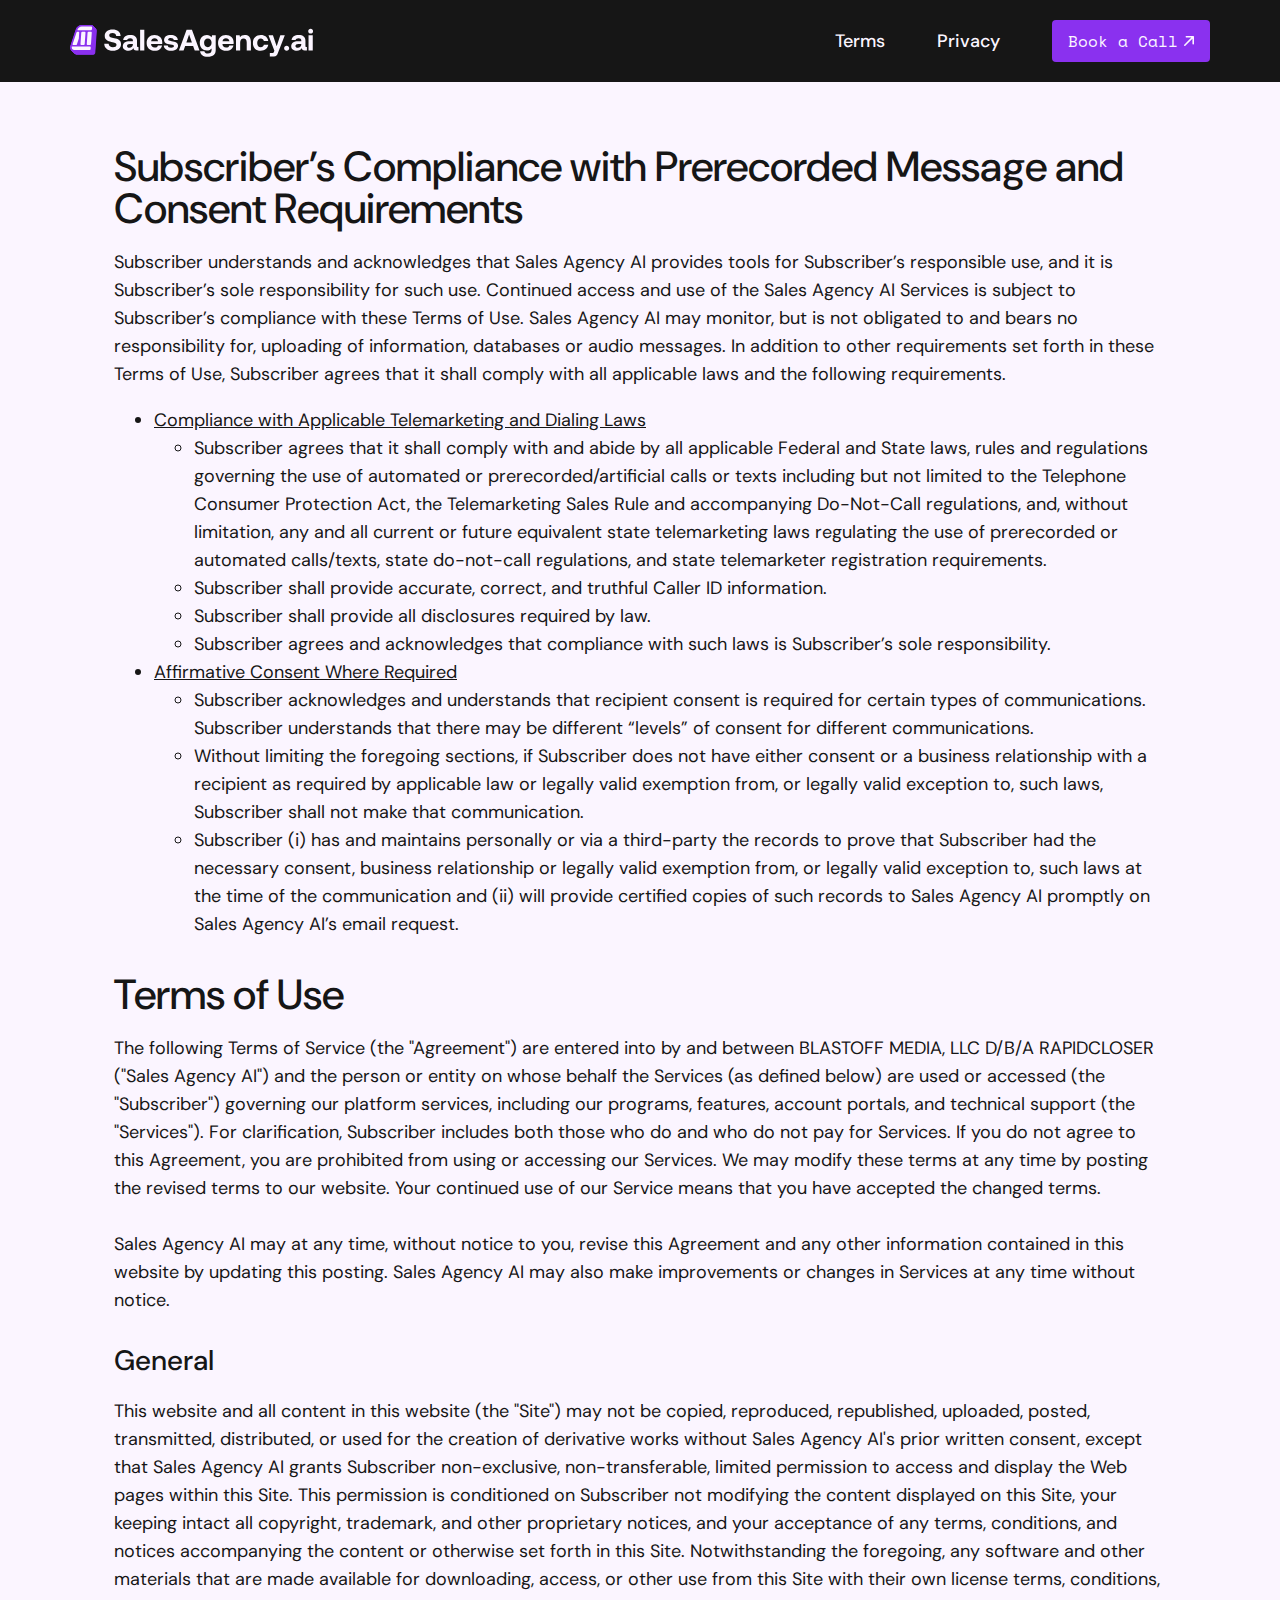
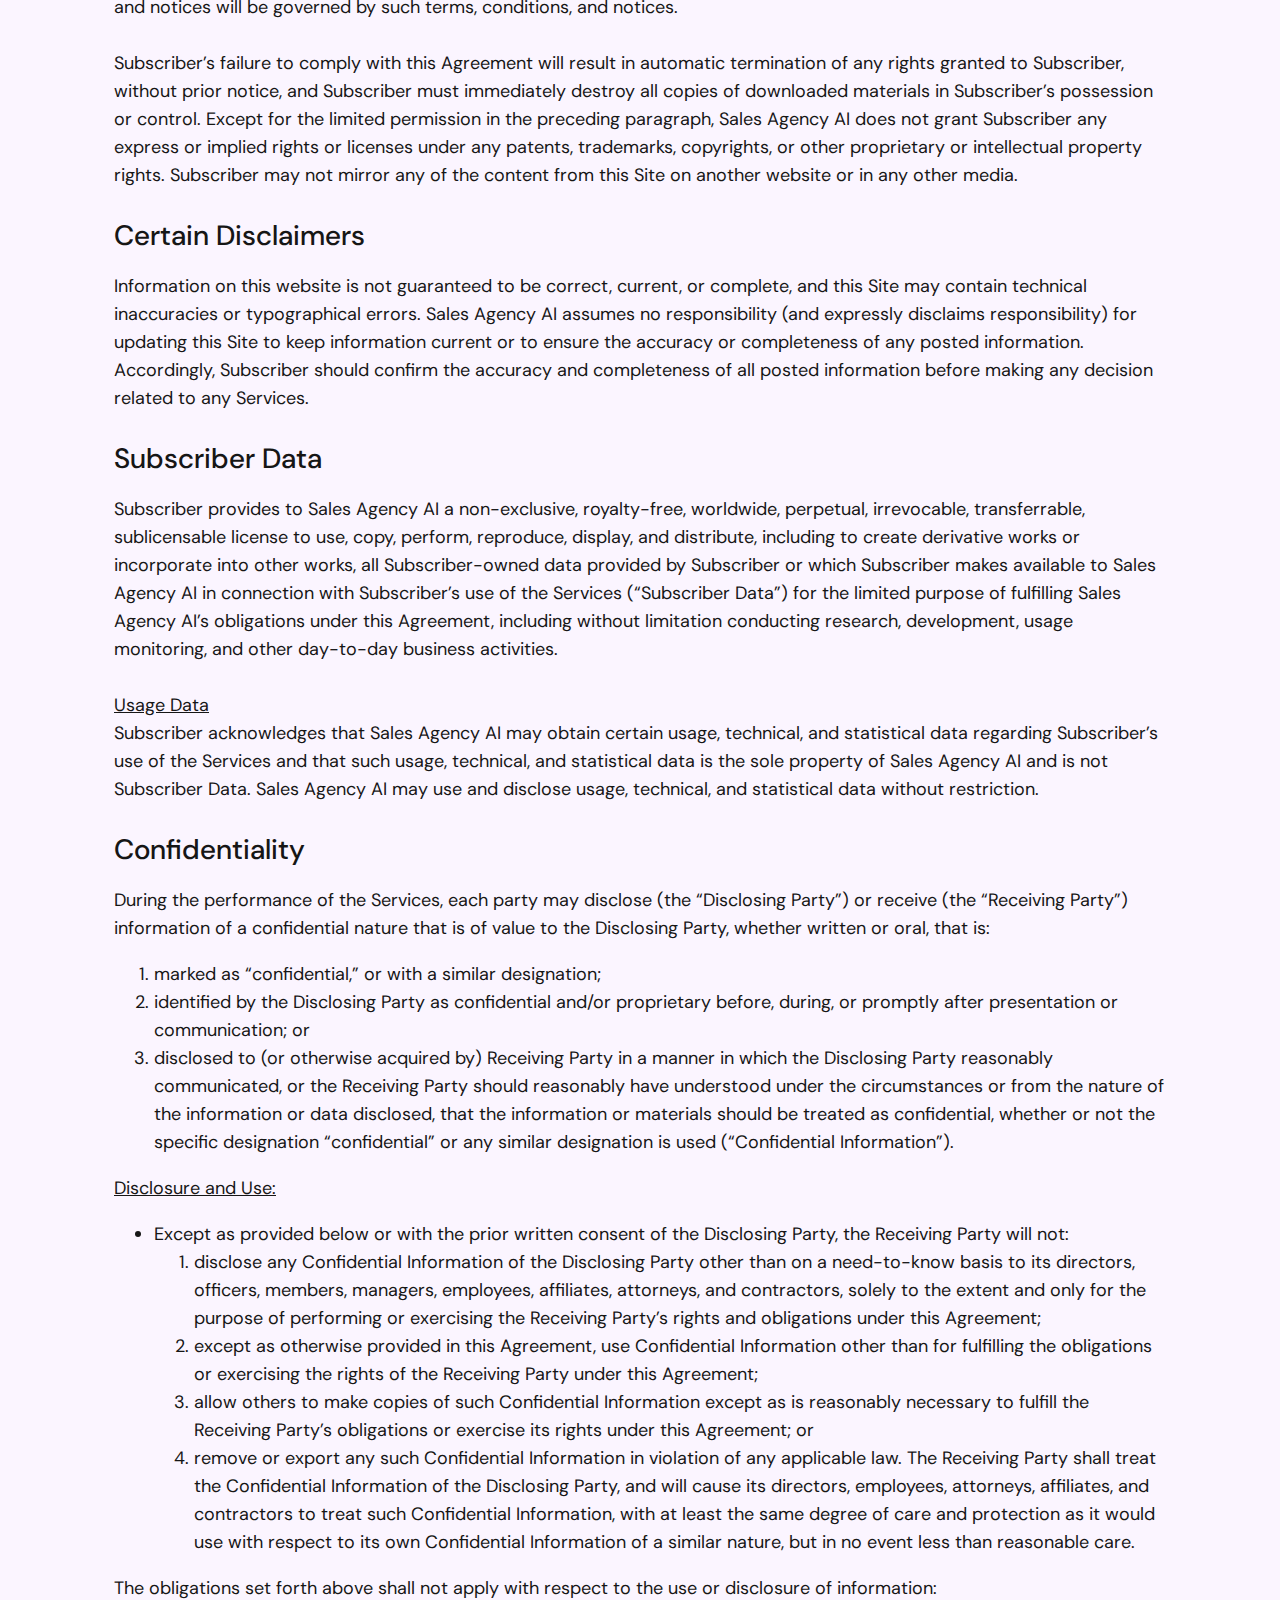
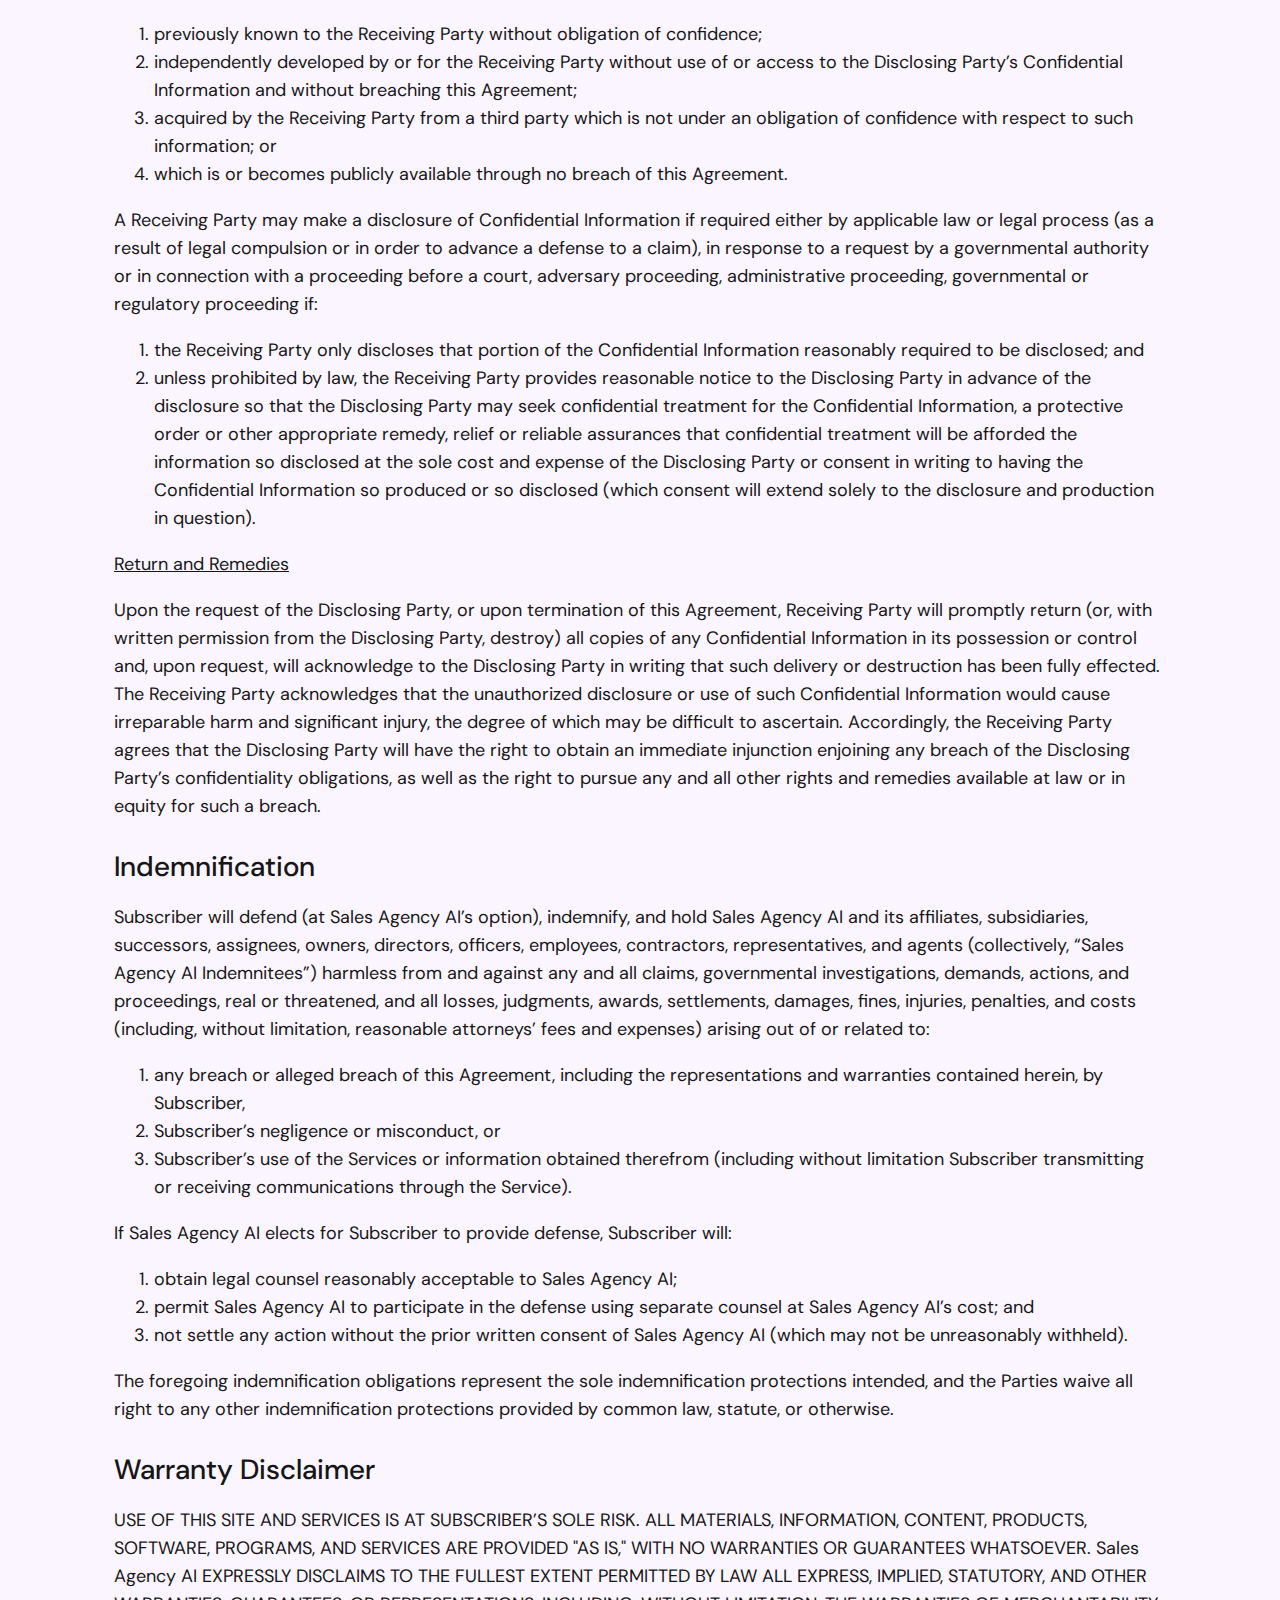
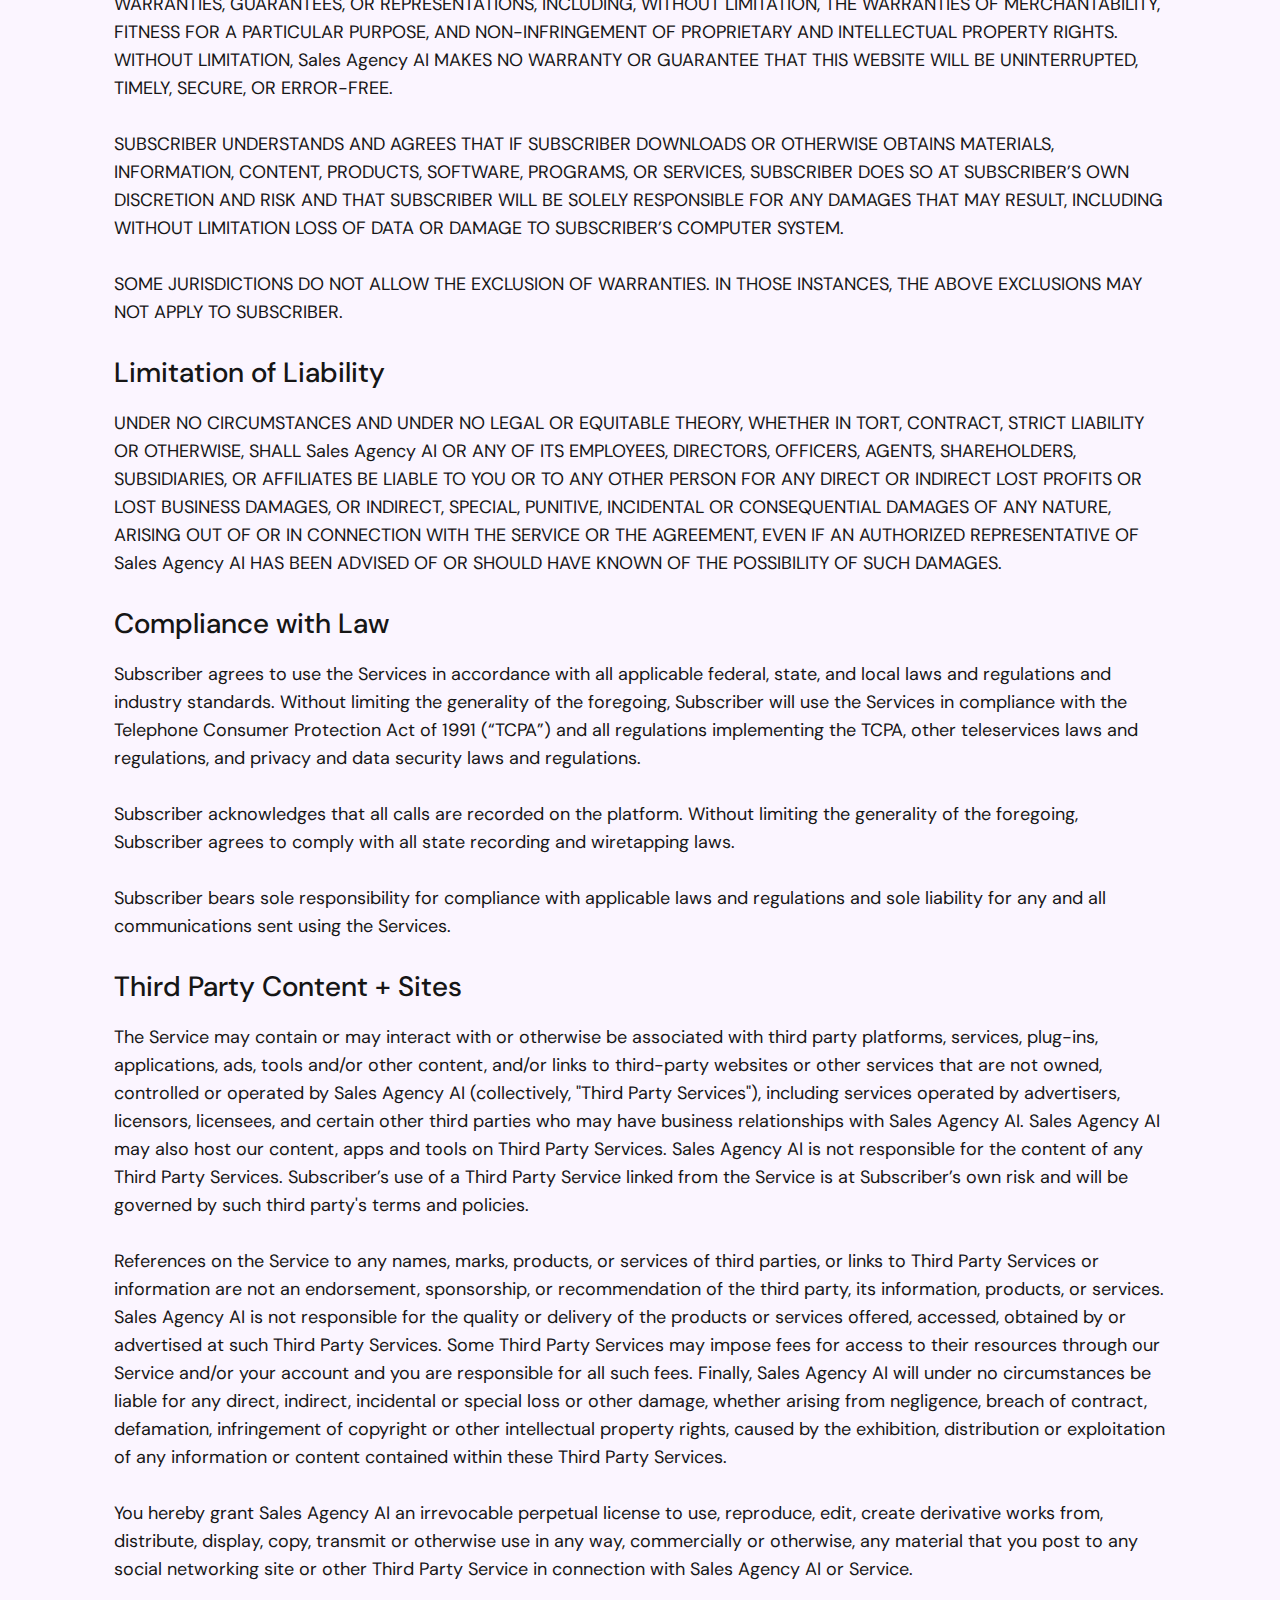
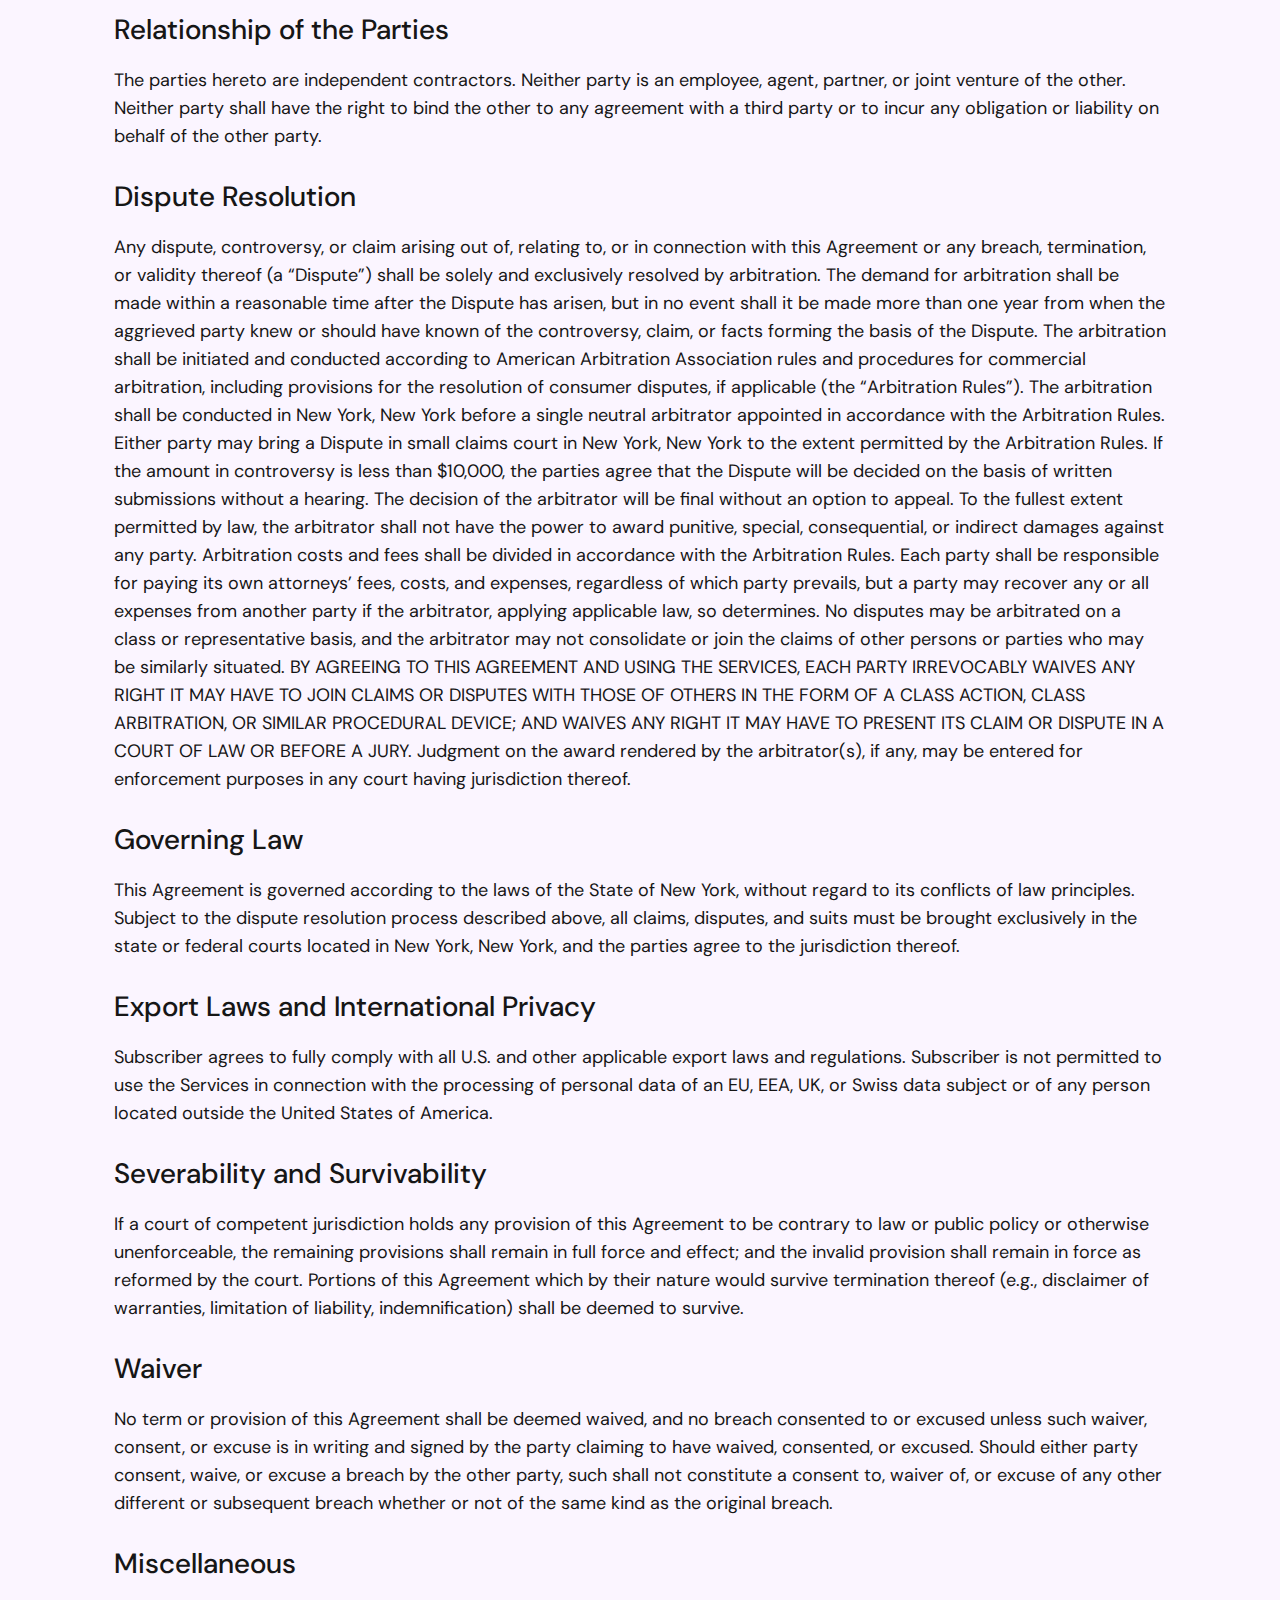
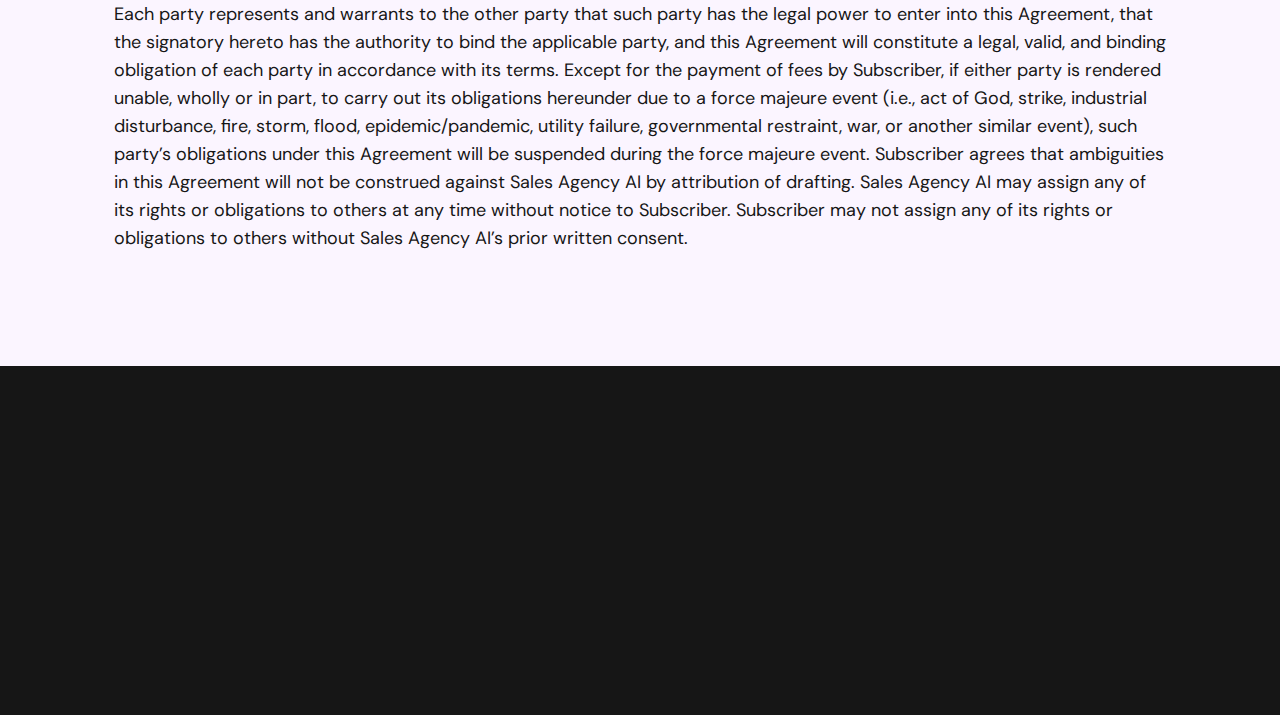
<file: terms.html>
<!DOCTYPE html>
<html lang="en">
<head>
    <meta charset="UTF-8">
    <meta name="viewport" content="width=device-width, initial-scale=1.0">
    <title>Terms & Conditions</title>
    <link rel="stylesheet" href="style.css"/>
    <link rel="icon" href="Favicon/favicon.ico" type="image/x-icon">

    <!-- Fonts -->

    <!-- DM Sans Regular -->
    <style>
        @import url('https://fonts.googleapis.com/css2?family=DM+Sans:opsz@9..40&display=swap');
    </style>

    <!-- DM Sans Medium -->
    <style>
        @import url('https://fonts.googleapis.com/css2?family=DM+Sans:opsz,wght@9..40,400;9..40,500&display=swap');
    </style>

    <!-- Open Mono regular -->
    <style>
        @import url('https://fonts.googleapis.com/css2?family=Space+Mono&display=swap');
    </style>


</head>

<body>
    <div class="nav-container">
        <div class="navbar section-tag">
            <div class="logo-section">
                <a href="index.html"><img src="Images/nav-logo.svg" class="logo" alt=""></a>
            </div>
            <div class="button-section">
                <a href="https://meet.salesagency.ai/calendar-booking" target="_blank" class="first-button button">
                    Book a Call
                    <img src="SVGs/ArrowUpRight.svg" alt="">
                </a>
            </div>
            <div class="nav-right">
                <img class="close" src="SVGs/XMark.svg" alt="">
                <a href="https://meet.salesagency.ai/calendar-booking" target="_blank" class="third-button button">
                    Book a Call
                    <img src="SVGs/ArrowUpRight.svg" alt="">
                </a>
                <a class="list" href="#terms">Terms</a>
                <a class="list" href="https://www.salesagency.ai/privacy">Privacy</a>
                <a href="https://meet.salesagency.ai/calendar-booking" target="_blank" class="second-button button">
                    Book a Call
                    <img src="SVGs/ArrowUpRight.svg" alt="">
                </a>
                <p class="bottom-nav">
                    5x your booked appointments with AI-powered sales reps
                    <img src="SVGs/Quotes.svg" alt="">
                </p>
            </div>
            <div class="mobile-nav">
                <img class="bar" src="SVGs/MenuIcon.svg" alt="">
            </div>
        </div>
    </div>

    <div class="container">
        <div id="terms" class="section-tag">
            <h1>Subscriber’s Compliance with Prerecorded Message and Consent Requirements</h1>
            <p>
                Subscriber understands and acknowledges that Sales Agency AI provides tools for Subscriber’s responsible use, and it is Subscriber’s sole responsibility 
                for such use. Continued access and use of the Sales Agency AI Services is subject to Subscriber’s compliance with these Terms of Use. Sales Agency AI may 
                monitor, but is not obligated to and bears no responsibility for, uploading of information, databases or audio messages. In addition to other requirements 
                set forth in these Terms of Use, Subscriber agrees that it shall comply with all applicable laws and the following requirements.
                <ul>
                    <li>
                        <u>Compliance with Applicable Telemarketing and Dialing Laws</u>
                    </li>
                    <ul>
                        <li>
                            Subscriber agrees that it shall comply with and abide by all applicable Federal and State laws, rules and regulations governing the use of automated 
                            or prerecorded/artificial calls or texts including but not limited to the Telephone Consumer Protection Act, the Telemarketing Sales Rule and accompanying 
                            Do-Not-Call regulations, and, without limitation, any and all current or future equivalent state telemarketing laws regulating the use of prerecorded or 
                            automated calls/texts, state do-not-call regulations, and state telemarketer registration requirements.
                        </li>
                        <li>
                            Subscriber shall provide accurate, correct, and truthful Caller ID information.
                        </li>
                        <li>
                            Subscriber shall provide all disclosures required by law.
                        </li>
                        <li>
                            Subscriber agrees and acknowledges that compliance with such laws is Subscriber’s sole responsibility.
                        </li>
                    </ul>
                    <li>
                        <u>Affirmative Consent Where Required</u>
                    </li>
                    <ul>
                        <li>
                            Subscriber acknowledges and understands that recipient consent is required for certain types of communications. Subscriber understands that there may be different 
                            “levels” of consent for different communications.
                        </li>
                        <li>
                            Without limiting the foregoing sections, if Subscriber does not have either consent or a business relationship with a recipient as required by applicable law or legally 
                            valid exemption from, or legally valid exception to, such laws, Subscriber shall not make that communication.
                        </li>
                        <li>
                            Subscriber (i) has and maintains personally or via a third-party the records to prove that Subscriber had the necessary consent, business relationship or legally valid 
                            exemption from, or legally valid exception to, such laws at the time of the communication and (ii) will provide certified copies of such records to Sales Agency AI promptly 
                            on Sales Agency AI’s email request.
                        </li>
                    </ul>
                </ul>
            </p>
            <br>
            <h1>Terms of Use</h1>
            <p>The following Terms of Service (the "Agreement") are entered into by and between BLASTOFF MEDIA, LLC D/B/A RAPIDCLOSER ("Sales Agency AI") 
                and the person or entity on whose behalf the Services (as defined below) are used or accessed (the "Subscriber") 
                governing our platform services, including our programs, features, account portals, and technical support (the "Services"). For clarification, 
                Subscriber includes both those who do and who do not pay for Services. If you do not agree to this Agreement, you are prohibited from using 
                or accessing our Services. We may modify these terms at any time by posting the revised terms to our website. Your continued use of our Service 
                means that you have accepted the changed terms.
                <br>
                <br>
                Sales Agency AI may at any time, without notice to you, revise this Agreement and any other information contained in this website by updating 
                this posting. Sales Agency AI may also make improvements or changes in Services at any time without notice.    
            </p>
            <h3>General</h3>
            <p>This website and all content in this website (the "Site") may not be copied, reproduced, republished, uploaded, posted, transmitted, distributed, 
                or used for the creation of derivative works without Sales Agency AI's prior written consent, except that Sales Agency AI grants Subscriber non-exclusive, 
                non-transferable, limited permission to access and display the Web pages within this Site. This permission is conditioned on Subscriber not modifying 
                the content displayed on this Site, your keeping intact all copyright, trademark, and other proprietary notices, and your acceptance of any terms, conditions, 
                and notices accompanying the content or otherwise set forth in this Site. Notwithstanding the foregoing, any software and other materials that are made 
                available for downloading, access, or other use from this Site with their own license terms, conditions, and notices will be governed by such terms, 
                conditions, and notices.
                <br>
                <br>
                Subscriber’s failure to comply with this Agreement will result in automatic termination of any rights granted to Subscriber, without prior notice, and 
                Subscriber must immediately destroy all copies of downloaded materials in Subscriber’s possession or control. Except for the limited permission in the preceding 
                paragraph, Sales Agency AI does not grant Subscriber any express or implied rights or licenses under any patents, trademarks, copyrights, or other proprietary or 
                intellectual property rights. Subscriber may not mirror any of the content from this Site on another website or in any other media.
            </p>
            <h3>Certain Disclaimers</h3>
            <p>
                Information on this website is not guaranteed to be correct, current, or complete, and this Site may contain technical inaccuracies or typographical errors. 
                Sales Agency AI assumes no responsibility (and expressly disclaims responsibility) for updating this Site to keep information current or to ensure the accuracy or 
                completeness of any posted information. Accordingly, Subscriber should confirm the accuracy and completeness of all posted information before making any decision 
                related to any Services.
            </p>
            <h3>Subscriber Data</h3>
            <p>
                Subscriber provides to Sales Agency AI a non-exclusive, royalty-free, worldwide, perpetual, irrevocable, transferrable, sublicensable license to use, copy, perform, 
                reproduce, display, and distribute, including to create derivative works or incorporate into other works, all Subscriber-owned data provided by Subscriber or which 
                Subscriber makes available to Sales Agency AI in connection with Subscriber’s use of the Services (“Subscriber Data”) for the limited purpose of fulfilling Sales Agency 
                AI’s obligations under this Agreement, including without limitation conducting research, development, usage monitoring, and other day-to-day business activities.
                <br>
                <br>
                <u>Usage Data</u>
                <br>
                Subscriber acknowledges that Sales Agency AI may obtain certain usage, technical, and statistical data regarding Subscriber’s use of the Services and that such usage, 
                technical, and statistical data is the sole property of Sales Agency AI and is not Subscriber Data. Sales Agency AI may use and disclose usage, technical, and statistical 
                data without restriction.
            </p>
            <h3>Confidentiality</h3>
            <p>
                During the performance of the Services, each party may disclose (the “Disclosing Party”) or receive (the “Receiving Party”) information of a confidential nature that is of 
                value to the Disclosing Party, whether written or oral, that is:
                <ol>
                    <li>
                        marked as “confidential,” or with a similar designation;
                    </li>
                    <li>
                        identified by the Disclosing Party as confidential and/or proprietary before, during, or promptly after presentation or communication; or
                    </li>
                    <li>
                        disclosed to (or otherwise acquired by) Receiving Party in a manner in which the Disclosing Party reasonably communicated, or the Receiving Party should reasonably 
                        have understood under the circumstances or from the nature of the information or data disclosed, that the information or materials should be treated as confidential, 
                        whether or not the specific designation “confidential” or any similar designation is used (“Confidential Information”).
                    </li>
                </ol>
                <u>Disclosure and Use:</u>
                <ul>
                    <li>
                        Except as provided below or with the prior written consent of the Disclosing Party, the Receiving Party will not:
                        <ol>
                            <li>
                                disclose any Confidential Information of the Disclosing Party other than on a need-to-know basis to its directors, officers, members, managers, employees, 
                                affiliates, attorneys, and contractors, solely to the extent and only for the purpose of performing or exercising the Receiving Party’s rights and obligations 
                                under this Agreement;
                            </li>
                            <li>
                                except as otherwise provided in this Agreement, use Confidential Information other than for fulfilling the obligations or exercising the rights of the Receiving 
                                Party under this Agreement;
                            </li>
                            <li>
                                allow others to make copies of such Confidential Information except as is reasonably necessary to fulfill the Receiving Party’s obligations or exercise its rights 
                                under this Agreement; or
                            </li>
                            <li>
                                remove or export any such Confidential Information in violation of any applicable law. The Receiving Party shall treat the Confidential Information of the Disclosing 
                                Party, and will cause its directors, employees, attorneys, affiliates, and contractors to treat such Confidential Information, with at least the same degree of care 
                                and protection as it would use with respect to its own Confidential Information of a similar nature, but in no event less than reasonable care.
                            </li>
                        </ol>
                    </li>
                </ul>
            </p>
            <p>
                The obligations set forth above shall not apply with respect to the use or disclosure of information:
                <ol>
                    <li>
                        previously known to the Receiving Party without obligation of confidence;
                    </li>
                    <li>
                        independently developed by or for the Receiving Party without use of or access to the Disclosing Party’s Confidential Information and without breaching this Agreement;
                    </li>
                    <li>
                        acquired by the Receiving Party from a third party which is not under an obligation of confidence with respect to such information; or
                    </li>
                    <li>
                        which is or becomes publicly available through no breach of this Agreement.
                    </li>
                </ol>
            </p>
            <p>
                A Receiving Party may make a disclosure of Confidential Information if required either by applicable law or legal process (as a result of legal compulsion or in order to advance a defense 
                to a claim), in response to a request by a governmental authority or in connection with a proceeding before a court, adversary proceeding, administrative proceeding, governmental or regulatory 
                proceeding if:
                <ol>
                    <li>
                        the Receiving Party only discloses that portion of the Confidential Information reasonably required to be disclosed; and
                    </li>
                    <li>
                        unless prohibited by law, the Receiving Party provides reasonable notice to the Disclosing Party in advance of the disclosure so that the Disclosing Party may seek confidential treatment 
                        for the Confidential Information, a protective order or other appropriate remedy, relief or reliable assurances that confidential treatment will be afforded the information so disclosed 
                        at the sole cost and expense of the Disclosing Party or consent in writing to having the Confidential Information so produced or so disclosed (which consent will extend solely to the 
                        disclosure and production in question).
                    </li>
                </ol>
                <u>Return and Remedies</u>
            </p>
            <p>
                Upon the request of the Disclosing Party, or upon termination of this Agreement, Receiving Party will promptly return (or, with written permission from the Disclosing Party, destroy) all copies of 
                any Confidential Information in its possession or control and, upon request, will acknowledge to the Disclosing Party in writing that such delivery or destruction has been fully effected. The Receiving 
                Party acknowledges that the unauthorized disclosure or use of such Confidential Information would cause irreparable harm and significant injury, the degree of which may be difficult to ascertain. Accordingly, 
                the Receiving Party agrees that the Disclosing Party will have the right to obtain an immediate injunction enjoining any breach of the Disclosing Party’s confidentiality obligations, as well as the right 
                to pursue any and all other rights and remedies available at law or in equity for such a breach.
            </p>
            <h3>Indemnification</h3>
            <p>Subscriber will defend (at Sales Agency AI’s option), indemnify, and hold Sales Agency AI and its affiliates, subsidiaries, successors, assignees, owners, directors, officers, employees, contractors, representatives, 
                and agents (collectively, “Sales Agency AI Indemnitees”) harmless from and against any and all claims, governmental investigations, demands, actions, and proceedings, real or threatened, and all losses, judgments, 
                awards, settlements, damages, fines, injuries, penalties, and costs (including, without limitation, reasonable attorneys’ fees and expenses) arising out of or related to:
                <ol>
                    <li>
                        any breach or alleged breach of this Agreement, including the representations and warranties contained herein, by Subscriber,
                    </li>
                    <li>
                        Subscriber’s negligence or misconduct, or
                    </li>
                    <li>
                        Subscriber’s use of the Services or information obtained therefrom (including without limitation Subscriber transmitting or receiving communications through the Service).
                    </li>
                </ol>
            </p>
            <p>
                If Sales Agency AI elects for Subscriber to provide defense, Subscriber will:
                <ol>
                    <li>
                        obtain legal counsel reasonably acceptable to Sales Agency AI;
                    </li>
                    <li>
                        permit Sales Agency AI to participate in the defense using separate counsel at Sales Agency AI’s cost; and
                    </li>
                    <li>
                        not settle any action without the prior written consent of Sales Agency AI (which may not be unreasonably withheld).
                    </li>
                </ol>
            </p>
            <p>
                The foregoing indemnification obligations represent the sole indemnification protections intended, and the Parties waive all right to any other indemnification protections provided by common law, statute, or otherwise.
            </p>
            <h3>Warranty Disclaimer</h3>
            <p>
                USE OF THIS SITE AND SERVICES IS AT SUBSCRIBER’S SOLE RISK. ALL MATERIALS, INFORMATION, CONTENT, PRODUCTS, SOFTWARE, PROGRAMS, AND SERVICES ARE PROVIDED "AS IS," WITH NO WARRANTIES OR GUARANTEES WHATSOEVER. Sales Agency AI 
                EXPRESSLY DISCLAIMS TO THE FULLEST EXTENT PERMITTED BY LAW ALL EXPRESS, IMPLIED, STATUTORY, AND OTHER WARRANTIES, GUARANTEES, OR REPRESENTATIONS, INCLUDING, WITHOUT LIMITATION, THE WARRANTIES OF MERCHANTABILITY, FITNESS FOR 
                A PARTICULAR PURPOSE, AND NON-INFRINGEMENT OF PROPRIETARY AND INTELLECTUAL PROPERTY RIGHTS. WITHOUT LIMITATION, Sales Agency AI MAKES NO WARRANTY OR GUARANTEE THAT THIS WEBSITE WILL BE UNINTERRUPTED, TIMELY, SECURE, OR ERROR-FREE.
                <br>
                <br>
                SUBSCRIBER UNDERSTANDS AND AGREES THAT IF SUBSCRIBER DOWNLOADS OR OTHERWISE OBTAINS MATERIALS, INFORMATION, CONTENT, PRODUCTS, SOFTWARE, PROGRAMS, OR SERVICES, SUBSCRIBER DOES SO AT SUBSCRIBER’S OWN DISCRETION AND RISK AND THAT 
                SUBSCRIBER WILL BE SOLELY RESPONSIBLE FOR ANY DAMAGES THAT MAY RESULT, INCLUDING WITHOUT LIMITATION LOSS OF DATA OR DAMAGE TO SUBSCRIBER’S COMPUTER SYSTEM.
                <br>
                <br>
                SOME JURISDICTIONS DO NOT ALLOW THE EXCLUSION OF WARRANTIES. IN THOSE INSTANCES, THE ABOVE EXCLUSIONS MAY NOT APPLY TO SUBSCRIBER.
            </p>
            <h3>Limitation of Liability</h3>
            <p>
                UNDER NO CIRCUMSTANCES AND UNDER NO LEGAL OR EQUITABLE THEORY, WHETHER IN TORT, CONTRACT, STRICT LIABILITY OR OTHERWISE, SHALL Sales Agency AI OR ANY OF ITS EMPLOYEES, DIRECTORS, OFFICERS, AGENTS, SHAREHOLDERS, SUBSIDIARIES, OR 
                AFFILIATES BE LIABLE TO YOU OR TO ANY OTHER PERSON FOR ANY DIRECT OR INDIRECT LOST PROFITS OR LOST BUSINESS DAMAGES, OR INDIRECT, SPECIAL, PUNITIVE, INCIDENTAL OR CONSEQUENTIAL DAMAGES OF ANY NATURE, ARISING OUT OF OR IN CONNECTION 
                WITH THE SERVICE OR THE AGREEMENT, EVEN IF AN AUTHORIZED REPRESENTATIVE OF Sales Agency AI HAS BEEN ADVISED OF OR SHOULD HAVE KNOWN OF THE POSSIBILITY OF SUCH DAMAGES.
            </p>
            <h3>Compliance with Law</h3>
            <p>
                Subscriber agrees to use the Services in accordance with all applicable federal, state, and local laws and regulations and industry standards. Without limiting the generality of the foregoing, Subscriber will use the Services in 
                compliance with the Telephone Consumer Protection Act of 1991 (“TCPA”) and all regulations implementing the TCPA, other teleservices laws and regulations, and privacy and data security laws and regulations.
                <br>
                <br>
                Subscriber acknowledges that all calls are recorded on the platform. Without limiting the generality of the foregoing, Subscriber agrees to comply with all state recording and wiretapping laws.
                <br>
                <br>
                Subscriber bears sole responsibility for compliance with applicable laws and regulations and sole liability for any and all communications sent using the Services.
            </p>
            <h3>Third Party Content + Sites</h3>
            <p>
                The Service may contain or may interact with or otherwise be associated with third party platforms, services, plug-ins, applications, ads, tools and/or other content, and/or links to third-party websites or other services that are 
                not owned, controlled or operated by Sales Agency AI (collectively, "Third Party Services"), including services operated by advertisers, licensors, licensees, and certain other third parties who may have business relationships with 
                Sales Agency AI. Sales Agency AI may also host our content, apps and tools on Third Party Services. Sales Agency AI is not responsible for the content of any Third Party Services. Subscriber’s use of a Third Party Service linked from 
                the Service is at Subscriber’s own risk and will be governed by such third party's terms and policies.
                <br>
                <br>
                References on the Service to any names, marks, products, or services of third parties, or links to Third Party Services or information are not an endorsement, sponsorship, or recommendation of the third party, its information, products, or 
                services. Sales Agency AI is not responsible for the quality or delivery of the products or services offered, accessed, obtained by or advertised at such Third Party Services. Some Third Party Services may impose fees for access to their 
                resources through our Service and/or your account and you are responsible for all such fees. Finally, Sales Agency AI will under no circumstances be liable for any direct, indirect, incidental or special loss or other damage, whether arising 
                from negligence, breach of contract, defamation, infringement of copyright or other intellectual property rights, caused by the exhibition, distribution or exploitation of any information or content contained within these Third Party Services.
                <br>
                <br>
                You hereby grant Sales Agency AI an irrevocable perpetual license to use, reproduce, edit, create derivative works from, distribute, display, copy, transmit or otherwise use in any way, commercially or otherwise, any material that you post to 
                any social networking site or other Third Party Service in connection with Sales Agency AI or Service.
            </p>
            <h3>Relationship of the Parties</h3>
            <p>
                The parties hereto are independent contractors. Neither party is an employee, agent, partner, or joint venture of the other. Neither party shall have the right to bind the other to any agreement with a third party or to incur any obligation or 
                liability on behalf of the other party.
            </p>
            <h3>Dispute Resolution</h3>
            <p>
                Any dispute, controversy, or claim arising out of, relating to, or in connection with this Agreement or any breach, termination, or validity thereof (a “Dispute”) shall be solely and exclusively resolved by arbitration. The demand for arbitration 
                shall be made within a reasonable time after the Dispute has arisen, but in no event shall it be made more than one year from when the aggrieved party knew or should have known of the controversy, claim, or facts forming the basis of the Dispute. 
                The arbitration shall be initiated and conducted according to American Arbitration Association rules and procedures for commercial arbitration, including provisions for the resolution of consumer disputes, if applicable (the “Arbitration Rules”). 
                The arbitration shall be conducted in New York, New York before a single neutral arbitrator appointed in accordance with the Arbitration Rules. Either party may bring a Dispute in small claims court in New York, New York to the extent permitted by 
                the Arbitration Rules. If the amount in controversy is less than $10,000, the parties agree that the Dispute will be decided on the basis of written submissions without a hearing. The decision of the arbitrator will be final without an option to 
                appeal. To the fullest extent permitted by law, the arbitrator shall not have the power to award punitive, special, consequential, or indirect damages against any party. Arbitration costs and fees shall be divided in accordance with the Arbitration 
                Rules. Each party shall be responsible for paying its own attorneys’ fees, costs, and expenses, regardless of which party prevails, but a party may recover any or all expenses from another party if the arbitrator, applying applicable law, so 
                determines. No disputes may be arbitrated on a class or representative basis, and the arbitrator may not consolidate or join the claims of other persons or parties who may be similarly situated. BY AGREEING TO THIS AGREEMENT AND USING THE SERVICES, 
                EACH PARTY IRREVOCABLY WAIVES ANY RIGHT IT MAY HAVE TO JOIN CLAIMS OR DISPUTES WITH THOSE OF OTHERS IN THE FORM OF A CLASS ACTION, CLASS ARBITRATION, OR SIMILAR PROCEDURAL DEVICE; AND WAIVES ANY RIGHT IT MAY HAVE TO PRESENT ITS CLAIM OR DISPUTE IN A 
                COURT OF LAW OR BEFORE A JURY. Judgment on the award rendered by the arbitrator(s), if any, may be entered for enforcement purposes in any court having jurisdiction thereof.
            </p>
            <h3>Governing Law</h3>
            <p>
                This Agreement is governed according to the laws of the State of New York, without regard to its conflicts of law principles. Subject to the dispute resolution process described above, all claims, disputes, and suits must be brought exclusively in the 
                state or federal courts located in New York, New York, and the parties agree to the jurisdiction thereof.
            </p>
            <h3>Export Laws and International Privacy</h3>
            <p>
                Subscriber agrees to fully comply with all U.S. and other applicable export laws and regulations. Subscriber is not permitted to use the Services in connection with the processing of personal data of an EU, EEA, UK, or Swiss data subject or of any person 
                located outside the United States of America.
            </p>
            <h3>Severability and Survivability</h3>
            <p>
                If a court of competent jurisdiction holds any provision of this Agreement to be contrary to law or public policy or otherwise unenforceable, the remaining provisions shall remain in full force and effect; and the invalid provision shall remain in force as 
                reformed by the court. Portions of this Agreement which by their nature would survive termination thereof (e.g., disclaimer of warranties, limitation of liability, indemnification) shall be deemed to survive.
            </p>
            <h3>Waiver</h3>
            <p>
                No term or provision of this Agreement shall be deemed waived, and no breach consented to or excused unless such waiver, consent, or excuse is in writing and signed by the party claiming to have waived, consented, or excused. Should either party consent, waive, 
                or excuse a breach by the other party, such shall not constitute a consent to, waiver of, or excuse of any other different or subsequent breach whether or not of the same kind as the original breach.        
            </p>
            <h3>Miscellaneous</h3>
            <p>
                Each party represents and warrants to the other party that such party has the legal power to enter into this Agreement, that the signatory hereto has the authority to bind the applicable party, and this Agreement will constitute a legal, valid, and binding obligation 
                of each party in accordance with its terms. Except for the payment of fees by Subscriber, if either party is rendered unable, wholly or in part, to carry out its obligations hereunder due to a force majeure event (i.e., act of God, strike, industrial disturbance, fire, 
                storm, flood, epidemic/pandemic, utility failure, governmental restraint, war, or another similar event), such party’s obligations under this Agreement will be suspended during the force majeure event. Subscriber agrees that ambiguities in this Agreement will not be 
                construed against Sales Agency AI by attribution of drafting. Sales Agency AI may assign any of its rights or obligations to others at any time without notice to Subscriber. Subscriber may not assign any of its rights or obligations to others without Sales Agency AI’s 
                prior written consent.
            </p>
        </div>
    </div>

    <div class="footer-container">
        <div class="section-footer section-tag">
            <div class="footer">
                <div class="top-footer">
                    <div class="left-footer">
                        <div class="logo-section">
                            <a href="index.html"><img src="Images/nav-logo.svg" class="logo" alt=""></a>
                        </div>
                        <p class="left-footer-text">5x your booked appointments with AI-powered sales reps</p>
                        <div class="socials-list">
                            <a href="https://www.youtube.com/channel/UCiLxW1ww9XgGhYUwEC4ZgKA" target="_blank"><img src="Images/YouTube Logo.png" alt=""></a>
                            <a href="https://instagram.com/salesagencyceo" target="_blank"><img src="Images/IG Logo.png" alt=""></a>
                            <a href="https://tiktok.com/@salesagencyceo" target="_blank"><img src="Images/Tik Tok Logo.png" alt=""></a>
                            <a href="https://www.facebook.com/mitch.sapoff.3/" target="_blank"><img src="Images/FB Logo.png" alt=""></a>
                            <a href="https://x.com/salesagencyceo" target="_blank"><img src="Images/X Logo.png" alt=""></a>
                            <a href="https://www.linkedin.com/in/mitchell-sapoff?utm_source=share&utm_campaign=share_via&utm_content=profile&utm_medium=ios_app" target="_blank"><img src="Images/Linkedin Logo.png" alt=""></a>
                        </div>
                    </div>
                    <div class="right-footer">
                        <p class="title">Contact</p>
                        <p><a href="mailto:mitch@salesagency.ai">mitch@salesagency.ai</a></p>
                        <p><a href="tel:+13474042926">(347) 404-2926</a></p>
                    </div>
                </div>
                <div class="bottom-footer">
                    <p>&copy; 2023 SalesAgency.ai. All rights reserved.</p>
                    <div class="legal">
                        <a href="#terms" target="_blank">Terms & Conditions</a> |
                        <a href="https://www.salesagency.ai/privacy" target="_blank">Privacy Policy</a>
                    </div>
                </div>
            </div>
        </div>
    </div>

    <script type="module" src="main.js"></script>

</body>


</html>
</file>
<file: style.css>
/* Variables */
:root {
    --purple: #8A31EF;
    --black: #161616;
    --light-purple: #ECEAFF;
    --white: #FBF5FF;
}

/* Styling across multiple sections */
html {
    scroll-behavior: smooth;
}

body {
    margin: 0;
    padding: 0;
    background-color: var(--white);
    color: #161616;
}

.container, .nav-container, .team-container, 
.footer-container, .section-1-container {
    /* margin: 0 auto; */
    width: 100%;
    display: flex;
    justify-content: center;
}

.nav-container {
    position: fixed;
    top: 0;
    z-index: 1000;
}

.nav-container, .footer-container {
    background-color: var(--black);
}

.team-container, .section-1-container {
    background-color: var(--light-purple);
}

.section-tag {
    opacity: 0;
    transition: opacity 0.4s ease-in-out;
    max-width: 1440px;
}

.logo {
    height: 32px;
}

.logo-section {
    display: flex;
    align-items: center;
}

.logo-section p {
    color: var(--white);
    font-family: 'AeonikPro-Bold';
    font-size: 28px;
    font-style: normal;
    font-weight: 700;
    line-height: normal;
    margin: 0;
}

.logo-section a {
    height: 32px;
}

.button {
    display: inline-flex;
    font-family: 'Space Mono', monospace;
    font-size: 16px;
    background-color: var(--purple);
    text-decoration: none;
    color: var(--white);
    padding: 14px 16px;
    border-radius: 4px;
    line-height: 14px;
    font-weight: 500;
    gap: 6px;
    align-items: center;
}

h1 {
    font-family: 'DM Sans', sans-serif;
    font-weight: 500;
    font-size: 42px;
    margin-top: 0;
    line-height: 42px;
    margin-bottom: 0;
}

span {
    color: var(--purple);
    position: relative;
}

#hero, #section-1, #section-2, #team-section, #section-3 {
    padding: 96px 64px;
    margin: 0 50px;
    display: flex;
}

.section-body {
    font-family: 'DM Sans', sans-serif;
    font-weight: 400;
    line-height: 28px;
    margin-top: 0px;
    margin-bottom: 0;
    font-size: 18px;
}

/* .section {
    background-color: var(--light-purple);
    width: 100%
} */

#section-1 .button img,
#section-2 .button img {
    height: 8px;
}

.section-start {
    font-family: 'Space Mono', monospace;
    font-weight: 500;
    font-size: 18px;
    margin-top: 0px;
    margin-bottom: 0px;
    line-height: 24px;
}

.intro-text {
    display: flex;
    flex-direction: column;
    align-items: center;
    width: 100%;
    text-align: center;
}

h3 {
    font-family: 'DM Sans', sans-serif;
    font-size: 28px;
    margin-bottom: 0;
    font-weight: 500;
}

.sap p {
    font-family: 'DM Sans', sans-serif;
    font-size: 16px;
    font-weight: 400;  
    margin-bottom: 48px; 
    line-height: 24px;
}

.dmytro p {
    font-family: 'DM Sans', sans-serif;
    font-size: 16px;
    font-weight: 400;  
    margin-bottom: 0px; 
    line-height: 24px;
}

iframe {
    border-radius: 8px;
}

/* Section specific stylings */

/* Navbar */

.navbar {
    box-sizing: border-box;
    background-color: var(--black);
    font-family: 'DM Sans', sans-serif;
    font-weight: 400;
    display: flex;
    justify-content: space-between;
    align-items: center;
    padding: 20px 70px;
    position: fixed;
    width: 100%;
    top: 0;
    z-index: 1;
}

.navbar .nav-right .list {
    color: var(--white);
    text-decoration: none;
    font-weight: 500;
    font-size: 18px;
    margin-left: 48px;
}

.navbar .nav-right .list:hover {
    border-bottom: 2px solid var(--purple);
    cursor: pointer;
}

.navbar .nav-right .first-button {
    display: none;
}

.navbar .nav-right .second-button {
    margin-left: 48px;
}

.navbar .nav-right .button img,
.navbar .button-section .button img {
    height: 10px;
}

.navbar .mobile-nav {
    display: none;
}

.navbar .close {
    display: none;
}

.navbar .close {
    cursor: pointer;
}

.navbar .button-section {
    display: none;
}

.navbar .nav-right .third-button {
    display: none;
}

.navbar .bottom-nav {
    color: var(--white);
    position: relative;
    text-align: end;
    display: none;
    align-items: center;
}

.navbar .bottom-nav img {
    margin-left: 6px;
}

/* Hero Section */
#hero {
    align-items: center;
    gap: 50px;
    justify-content: center;
    margin-top: 50px;
    box-sizing: border-box;
}

#hero h1 {
    font-size: 52px;
    line-height: normal;
}

#hero .section-body {
    margin-top: 0px;
    margin-bottom: 0;
    line-height: 32px;
    font-size: 20px;
}

.hero-left {
    display: flex;
    flex: 1;
    flex-basis: 50%;
}

.hero-right {
    display: flex;
    flex-direction: column;
    flex: 1;
    flex-basis: 50%;
    gap: 30px;
}

#hero .hero-left img {
    width: 100%;
    min-height: 511px;
    min-width: 600px;
}

#hero .hero-right .text-section {
    display: flex;
    flex-direction: column;
    gap: 20px;
}

#hero .hero-right .text-section img {
    position: absolute;
}

#hero .hero-right .hero-vid p {
    font-family: 'Space Mono', monospace;   
    color: var(--purple);
    font-size: 18px;
    font-weight: 400;
    line-height: 24px;
}

#hero .button img {
    height: 8px;
}

#hero .hero-vid {
    display: inline-flex;
    flex-direction: column;
}

#hero .hero-vid p {
    margin-top: 0px;
    margin-bottom: 0px;
}

#hero .hero-vid iframe {
    margin-top: 20px;
    margin-bottom: 30px;
    border-radius: 8px;
}


/* Section 1 */
#section-1 {
    gap: 50px;
    justify-content: center;
    align-items: center;
    box-sizing: border-box;
}

.left-section-1 {
    display: flex;
    flex-direction: column;
    gap: 30px;
    flex: 1;
    flex-basis: 50%;
}

.right-section-1 {
    display: flex;
    flex: 1;
    flex-basis: 50%;
}

#section-1 .vid-section {
    display: none;
}

/* Section 2 */
#section-2 {
    align-items: center;
    justify-content: center;
    gap: 50px;
    box-sizing: border-box;
}

#section-2 h1 {
    line-height: 56px;
}

.left-section-2 {
    display: flex;
    justify-content: flex-end;
    flex: 1;
    flex-basis: 50%;
}

.right-section-2 {
    display: flex;
    flex-direction: column;
    gap: 30px;
    flex: 1;
    flex-basis: 50%;
}

.second-video-2 {
    display: none;
}

#section-2 .vid-button {
    display: none;
}

#section-2 .vid-section {
    display: none;
}

/* Team Section */
#team-section {
    flex-direction: column;
    gap: 30px; 
}

#team-section .intro-text {
    gap: 30px;
}

.team-pics {
    display: flex;
    justify-content: center;
    flex-wrap: wrap;
    gap: 3rem;
}

.team-member {
    display: flex;
    flex-direction: column;
    gap: 25px;
    width: 325px;
    flex-wrap: wrap;
    padding: 20px;
}

.team-member h3, 
.team-member h4, 
.team-member p {
    margin-top: 0px;
    margin-bottom: 0px;
}

#team-section .section-body {
    line-height: 32px;
    max-width: 800px;
}

.team-member img {
    height: 325px;
    width: 325px;
}

.team-member h4 {
    font-family: 'Space Mono', monospace;
    margin-top: 2px;
    margin-bottom: 0;
    font-weight: 500;
    color: var(--purple);
    font-size: 18px;
    line-height: 28px;
}

/* Section 3 */
#section-3 {
    flex-wrap: wrap;
    justify-content: center;
    gap: 30px;
    box-sizing: border-box;
}

#section-3 .intro-text {
    gap: 30px; 
}

#section-3 .grid-section {
    display: grid;
    grid-template-columns: 1fr 1.5fr 1fr;
    column-gap: 50px;
}

#section-3 .grid-section .desc-box {
    display: flex;
    flex-direction: column;
    text-align: center;
    align-items: center;
    padding: 20px;
    max-width: 300px;
    margin: 0 auto;
    gap: 20px;
}

#section-3 .grid-section .desc-box img {
    width: 32px;
    height: 32px;
}

#section-3 .grid-section .desc-box h3 {
    margin-top: 0;
}

.desc-box p {
    font-family: 'DM Sans', sans-serif;
    font-size: 16px;
    font-weight: 400;  
    line-height: 24px;
    margin: 0;
}

.desc-box:nth-child(1) {
    grid-column: 1;
    grid-row: 1;
}

.desc-box:nth-child(2) {
    grid-column: 1;
    grid-row: 2;
}

#section-3 .grid-section .image-container {
    display: flex;
    grid-column: 2;
    grid-row: 1 / span 2;
    text-align: center;
    align-items: center;
    justify-content: center;
}

.desc-box:nth-child(3) {
    grid-column: 3;
    grid-row: 2;
}

.desc-box:nth-child(4) {
    grid-column: 3;
    grid-row: 2;
}

#section-3 .sit-back {
    max-width: 100%;
    height: auto;
}

#section-3 .second-image {
    display: none;
}

/* Footer section */
.section-footer {
    background-color: var(--black);
    color: var(--white);
    font-family: 'DM Sans', sans-serif;
    font-weight: 400;
    width: 100%
}

.footer {
    display: flex;
    flex-direction: column;
}

.footer .logo-section {
    margin-left: 0px;
}

.socials-list {
    display: flex;
    gap: 15px;
    align-items: center;
}

.socials-list img {
    height: 20px;
}

.section-footer .footer {
    padding: 64px;
}

.footer .top-footer {
    display: flex;
    justify-content: space-between;
    align-items: center;
    margin-bottom: 22px;
    column-gap: 30px;
}

.footer .left-footer .left-footer-text {
    font-weight: 400;
    font-size: 16px;
    line-height: normal;
}

.footer .right-footer {
    text-align: end;
    line-height: 24px;
}

.footer .right-footer .title {
    font-weight: 700;
}

.footer .right-footer p {
    font-size: 18px;
    margin-top: 8px;
    margin-bottom: 8px;
}

.footer .right-footer a {
    text-decoration: none;
    color: var(--white);
    font-weight: 400;
}

.footer .bottom-footer {
    display: flex;
    flex-direction: column;
    text-align: center;
    align-items: center;
    border-top: 1px solid var(--white);
    font-size: 16px;
    font-weight: 400;
}

.footer .bottom-footer p {
    margin-top: 30px;
}

.footer .bottom-footer a {
    text-decoration: none;
    color: var(--white);
}


/* Terms and privacy pages */
#terms, #policy {
    color: var(--black);
    margin-top: 50px;
    margin-left: 50px;
    margin-right: 50px;
    padding: 96px 64px;
    box-sizing: border-box;
}

#terms p,
#terms ol,
#terms u,
#terms ul,
#policy p,
#policy ol,
#policy u,
#policy ul {
    font-family: 'DM Sans', sans-serif;
    line-height: 28px;
    font-size: 18px;
}


/* Screen size adjustments */
@media (max-width: 1300px) {
    
    /* Hero */
    #hero {
        flex-direction: column;
        align-items: center;
        padding: 64px 96px;
        margin: 0;
        gap: 25px;
    }

    .hero-left {
        justify-content: center;
    }

    #hero .hero-left img {
        width: 90%;
        margin-bottom: 0;
        padding-top: 70px;
    }

     #hero .hero-right {
        width: 100%;
    }

    #hero .hero-right .text-section {
        gap: 25px;
    }

}

@media (max-width: 1152px) {

    iframe {
        width: 444px;
        height: 250px
    }

    /* Navbar */
    .navbar {
        align-items: flex-start;
        margin-bottom: -20px;
        padding: 20px 45px;
    }
    
    .navbar .nav-right {
        display: none;
	    flex-direction: column;
	    align-items: flex-end;
        z-index: 1000;
        margin-left: -33%;
	}

    .navbar .nav-right a {
        margin-bottom: 30px;
        font-size: 24px;
    }

    .navbar .nav-right .list {
        font-size: 24px;
    }

    .navbar .nav-right .first-button {
        display: inline;
    }

    .navbar .nav-right .second-button {
        display: none;
    }

    .navbar .close {
        display: inline;
        margin-bottom: 48px;
    }

    .bottom-nav::before {
        content: "";
        position: absolute;
        top: -22px;
        right: 0px;
        width: calc(100vw - 108px);
        height: 1px; /* Adjust as needed */
        background-color: var(--white);
    }

    .navbar .bottom-nav {
        font-family: 'Space Mono', monospace;
        color: var(--light-purple);
        font-weight: 400;
        display: flex;
        font-size: 18px;
        line-height: 24px;
    }

    .navbar .mobile-nav {
        display: flex;
    }

    .navbar .mobile-nav img {
        cursor: pointer;
    }

    .navbar .button-section {
        display: flex;
        position: fixed;
        right: 110px;
        top: 13.5px;
    }

    .navbar .active {
        display: flex;
    }

    #section-3 .grid-section {
        column-gap: 30px;
    }

}

@media (max-width: 1100px) {

    /* Multiple sections */
    #hero, #section-1, #section-2, #team-section, #section-3, #terms, #policy {
        padding: 64px 96px;
        margin: 0;
    }

    #terms, #policy {
        margin-top: 50px;
    }

    h1 {
        font-size: 38px;
        line-height: normal;
    }

    #section-1, #section-2 {
        flex-direction: column;
        align-items: flex-start;
    }   

    .section-start {
        font-size: 16px;
    }

    .section-body {
        line-height: 24px;
        font-size: 16px;
    }

    .intro-text {
        text-align: start;
        align-items: flex-start;
    }

    .logo {
        height: 28px;
        
    }

    .logo-section a {
        height: 28px; 
    }

    /* Hero */
    #hero h1 {
        font-size: 48px;
        line-height: normal;
    }

    #hero .section-body {
        line-height: 24px;
    }

    #hero .hero-right .hero-vid p {
        font-size: 16px;
    }

    /* Section 1 */
    #section-1 {
        gap: 25px;
    }

    .second-video {
        display: flex;
        margin-bottom: 30px;
    }

    .right-section-1 {
        display: none;
    }

    #section-1 .vid-section {
        display: flex;
        flex-direction: column;
    }

    #section-1 .first-button {
        display: none;
    }

    .left-section-1 {
        margin-right: 0;
        gap: 25px;
    }

    /* Section 2 */
    #section-2 {
        gap: 25px;
    }

    #section-2 .first-button {
        display: none;
    }

    .left-section-2 {
        display: none;
    }

    .second-video-2 {
        display: flex;
        margin-bottom: 30px;
    }

    #section-2 h1 {
        line-height: normal;
    }

    .right-section-2 {
        gap: 25px;
    }

    #section-2 .vid-section {
        display: flex;
        flex-direction: column;
    }

    #section-2 .vid-button {
        display: flex;
    }

    #section-2 .right-section-2 .button {
        display: none;
    }

    /* Team section */
    #team-section .intro-text {
        gap: 25px;
    }

    #team-section .section-body {
        line-height: 24px;
    }

    .team-member {
        width: 275px;
        padding: 0;
    }

    .team-member img {
        width: 275px;
        height: 275px;
    }

    .team-pics {
        gap: 6rem;
    }

    /* Section 3 */
    #section-3 .grid-section {
        grid-template-columns: repeat(2, 1fr);
        grid-template-rows: repeat(2, 1fr);
        column-gap: 50px;
        row-gap: 55px;
        padding: 20px 0px;   
    }

    #section-3 {
        gap: 30px;
    }

    #section-3 .intro-text {
        gap: 25px;
    }

    #section-3 .grid-section .image-container {
        display: none;
    }

    .desc-box:nth-child(1) {
        grid-column: 1;
        grid-row: 1;
    }
    
    .desc-box:nth-child(2) {
        grid-column: 1;
        grid-row: 2;
    }
    
    .desc-box:nth-child(3) {
        grid-column: 2;
        grid-row: 1;
    }
    
    .desc-box:nth-child(4) {
        grid-column: 2;
        grid-row: 2;
    }

    #section-3 .grid-section .desc-box {
        padding: 0px;
        max-width: none;
    }

    .desc-box p {
        text-align: start;
    }

    #section-3 .second-image {
        display: flex;
        justify-content: center;
    }

    #section-3 .second-image .sit-back-2 {
        width: 60%;
        height: auto;
    }

    /* Footer */
    .section-footer .footer {
        padding: 50px 45px;
    }

    .footer .right-footer p {
        font-size: 16px;
    }

    .footer .bottom-footer {
        font-size: 14px;
    }

}

@media (max-width: 870px) {

    #hero .hero-left img {
        min-height: auto;
        min-width: auto;
    }

}

@media (max-width: 854px) {

    .team-pics {
        flex-direction: column;
        align-items: center;
        gap: 25px;
    }

    .sap, .dmytro {
        padding: 15px;
    }

    .sap {
        margin-right: 0;
    }

    .dmytro {
        margin-left: 0;
    }

}

@media (max-width: 650px) {

    /* Multiple sections */
    #hero, #section-1, #section-2, #team-section, #section-3, #terms, #policy {
        padding: 50px 25px;
        margin: 0;
    }

    #terms, #policy {
        margin-top: 50px;
    }

    h1 {
        font-size: 34px;
    }

    iframe {
        height: 200px;
        width: 388px;
    }

    /* Navbar */

    .navbar {
        padding: 25px 30px;
    }

    .navbar .first-button {
        display: none;
    }

    .navbar .nav-right .third-button {
        display: flex;
        font-size: 20px;
        align-items: center;
        gap: 10px;
    }

    .bottom-nav::before {
        width: calc(100vw - 60px);
    }

    /* Hero */
    #hero h1 {
        font-size: 42px;
    }

    #hero .hero-left img {
        margin-top: 24px;
        width: 100%;
    }

    .hero-right {
        gap: 25px;
    }

    #hero .section-body {
        font-size: 16px;
    }

    
    .vid-button {
        display: flex;
        justify-content: center;
    }

    #hero .vid-button {
        width: 388px;
    }

    /* Team section */
    .team-member {
        width: auto;
        align-items: center;
        max-width: 50vh;
    }

    .team-member img {
        width: 250px;
        height: 250px;
    }

    .name-title {
        display: flex;
        flex-direction: column;
        align-items: center;
    }

    /* Grid section */
    #section-3 .section-body {
        line-height: 24px;
    }
    
    #section-3 .grid-section {
        display: flex;
        flex-direction: column;
    }

    .desc-box p {
        text-align: center;
    }

    #section-3 .second-image .sit-back-2 {
        width: 80%;
    }

    /* Footer */
    .footer .top-footer {
        flex-direction: column;
        align-items: flex-start;
    }

    .footer .left-footer {
        margin-top: 16px;
    }

    .footer .right-footer {
        margin-top: 20px;
        text-align: start;
    }

    .section-footer .footer {
        margin: 0;
        padding: 50px 25px;
        
    }
}

@media (max-width: 450px) {

    #section-3 .second-image .sit-back-2 {
        width: 100%;
    }

    iframe {
        width: 320px;
        height: 165px;
    }

    #hero .vid-button {
        width: 320px;
    }

}

@media (max-width: 438px) {

    .navbar .nav-right {
        margin-left: -52%;
    }

}

@media (max-width: 415px) {

    h1 {
        font-size: 38px;
    }

    #hero .hero-right .text-section img {
        width: 18px;
    }

}

@media (max-width: 400px) {

    .navbar .nav-right {
        margin-left: -55%;
    }

    .team-member img {
        width: 280px;
        height: 280px;
    }

}

@media (max-width: 385px) {
    #hero h1 {
        font-size: 38px;
    }
}

@media (max-width: 379px) {

    .navbar .nav-right {
        margin-left: -60%;
    }

}
</file>
